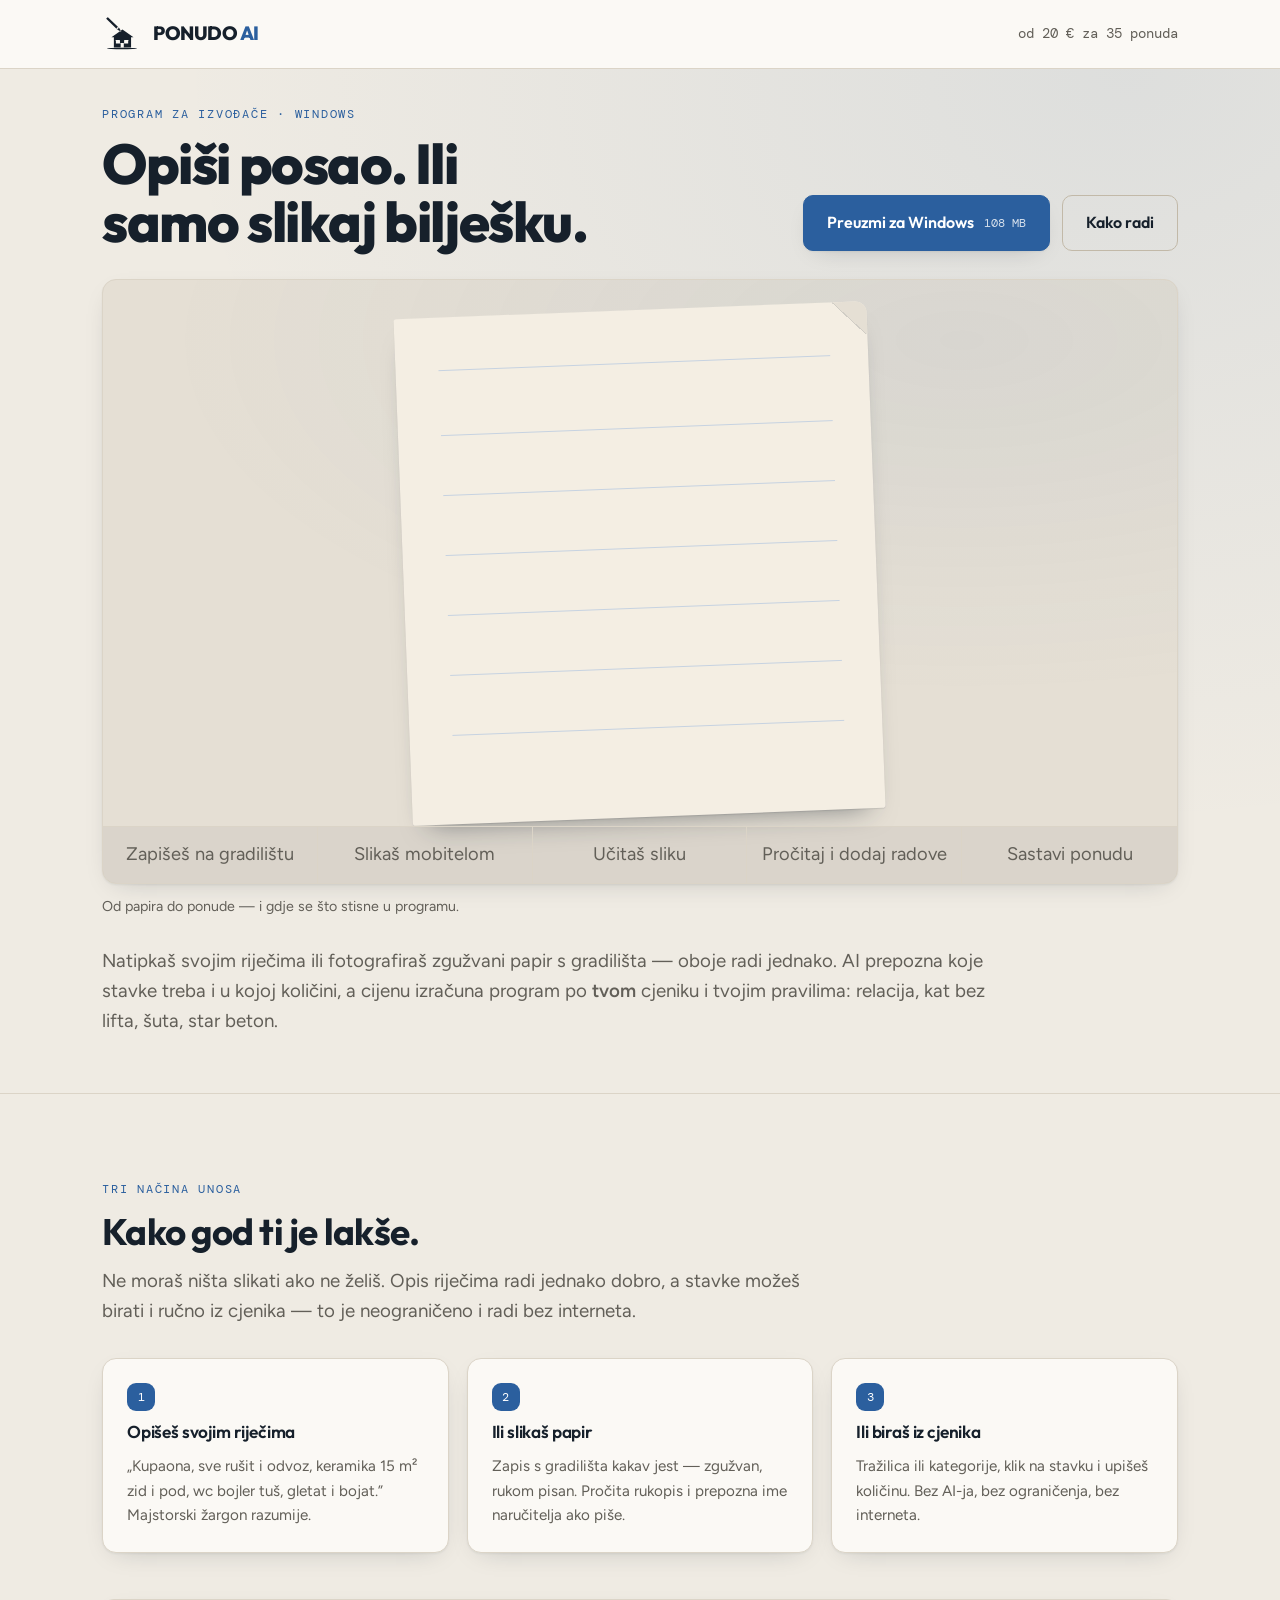
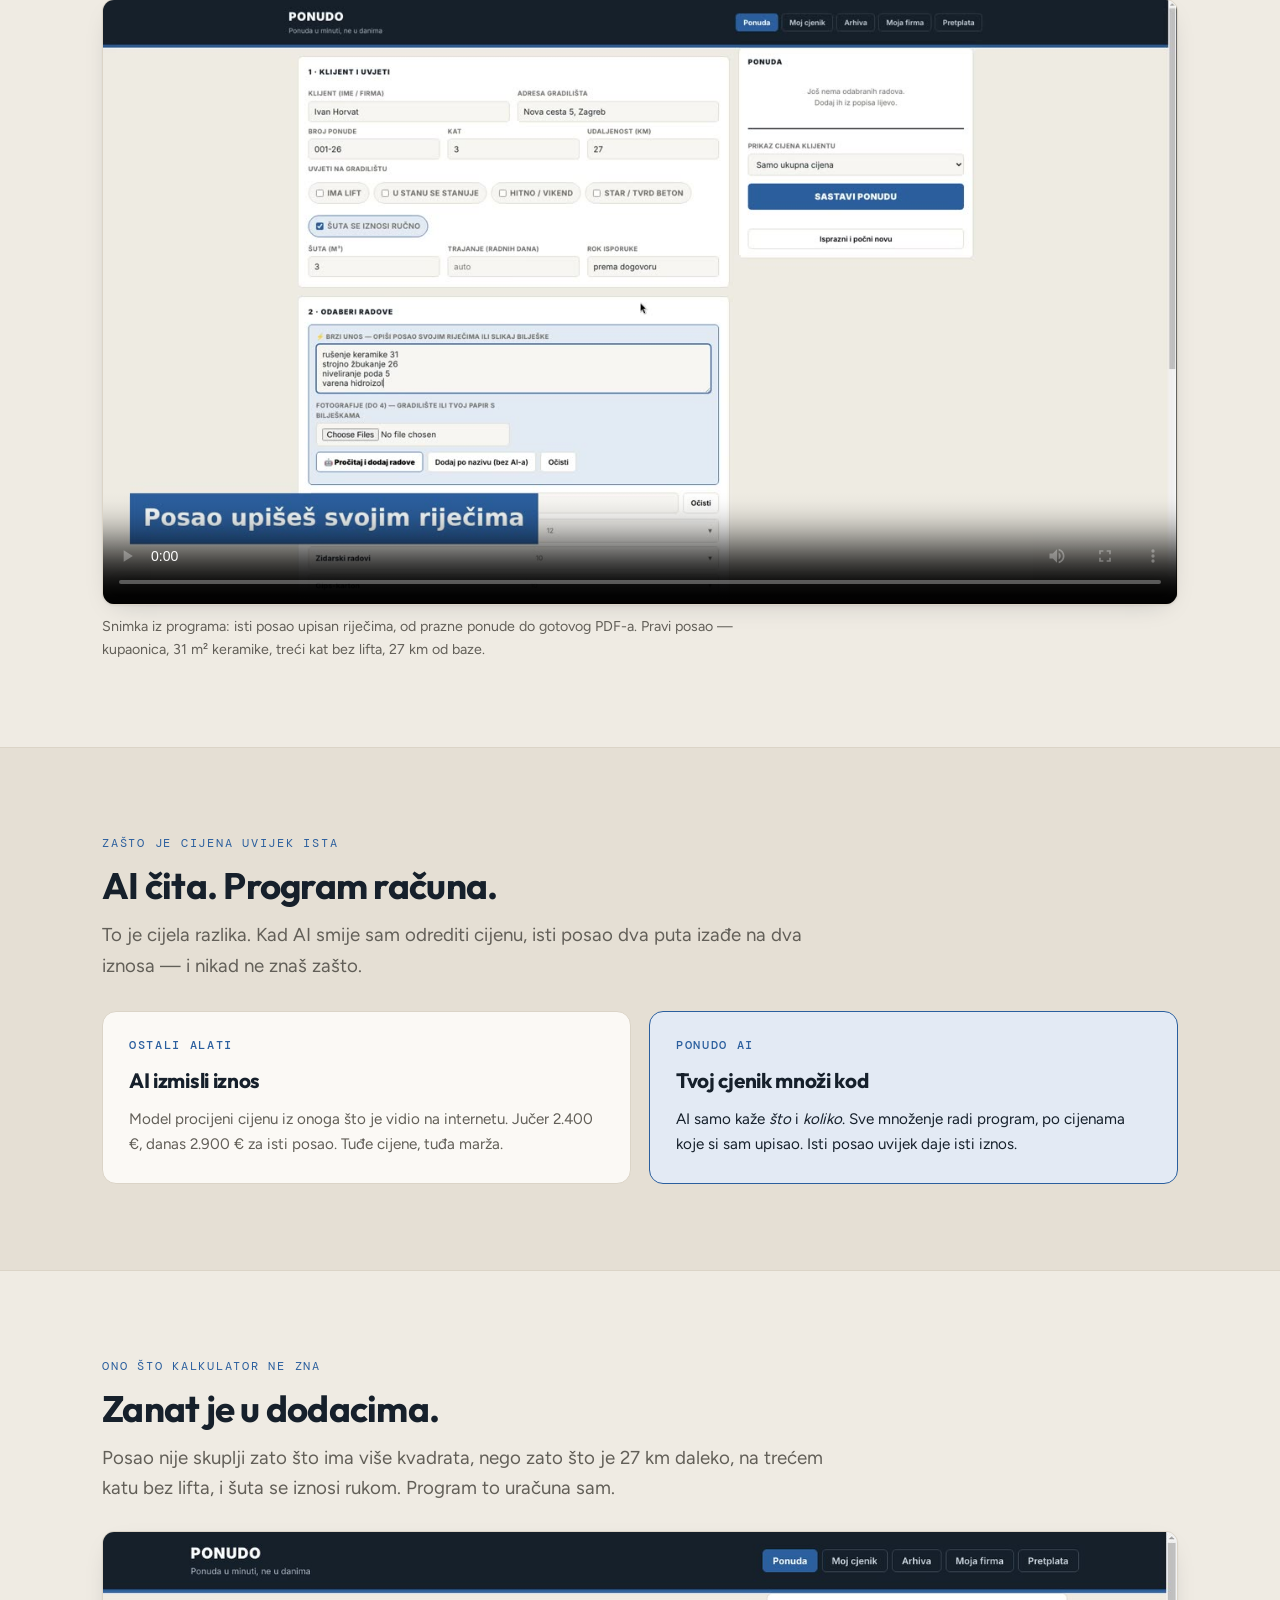
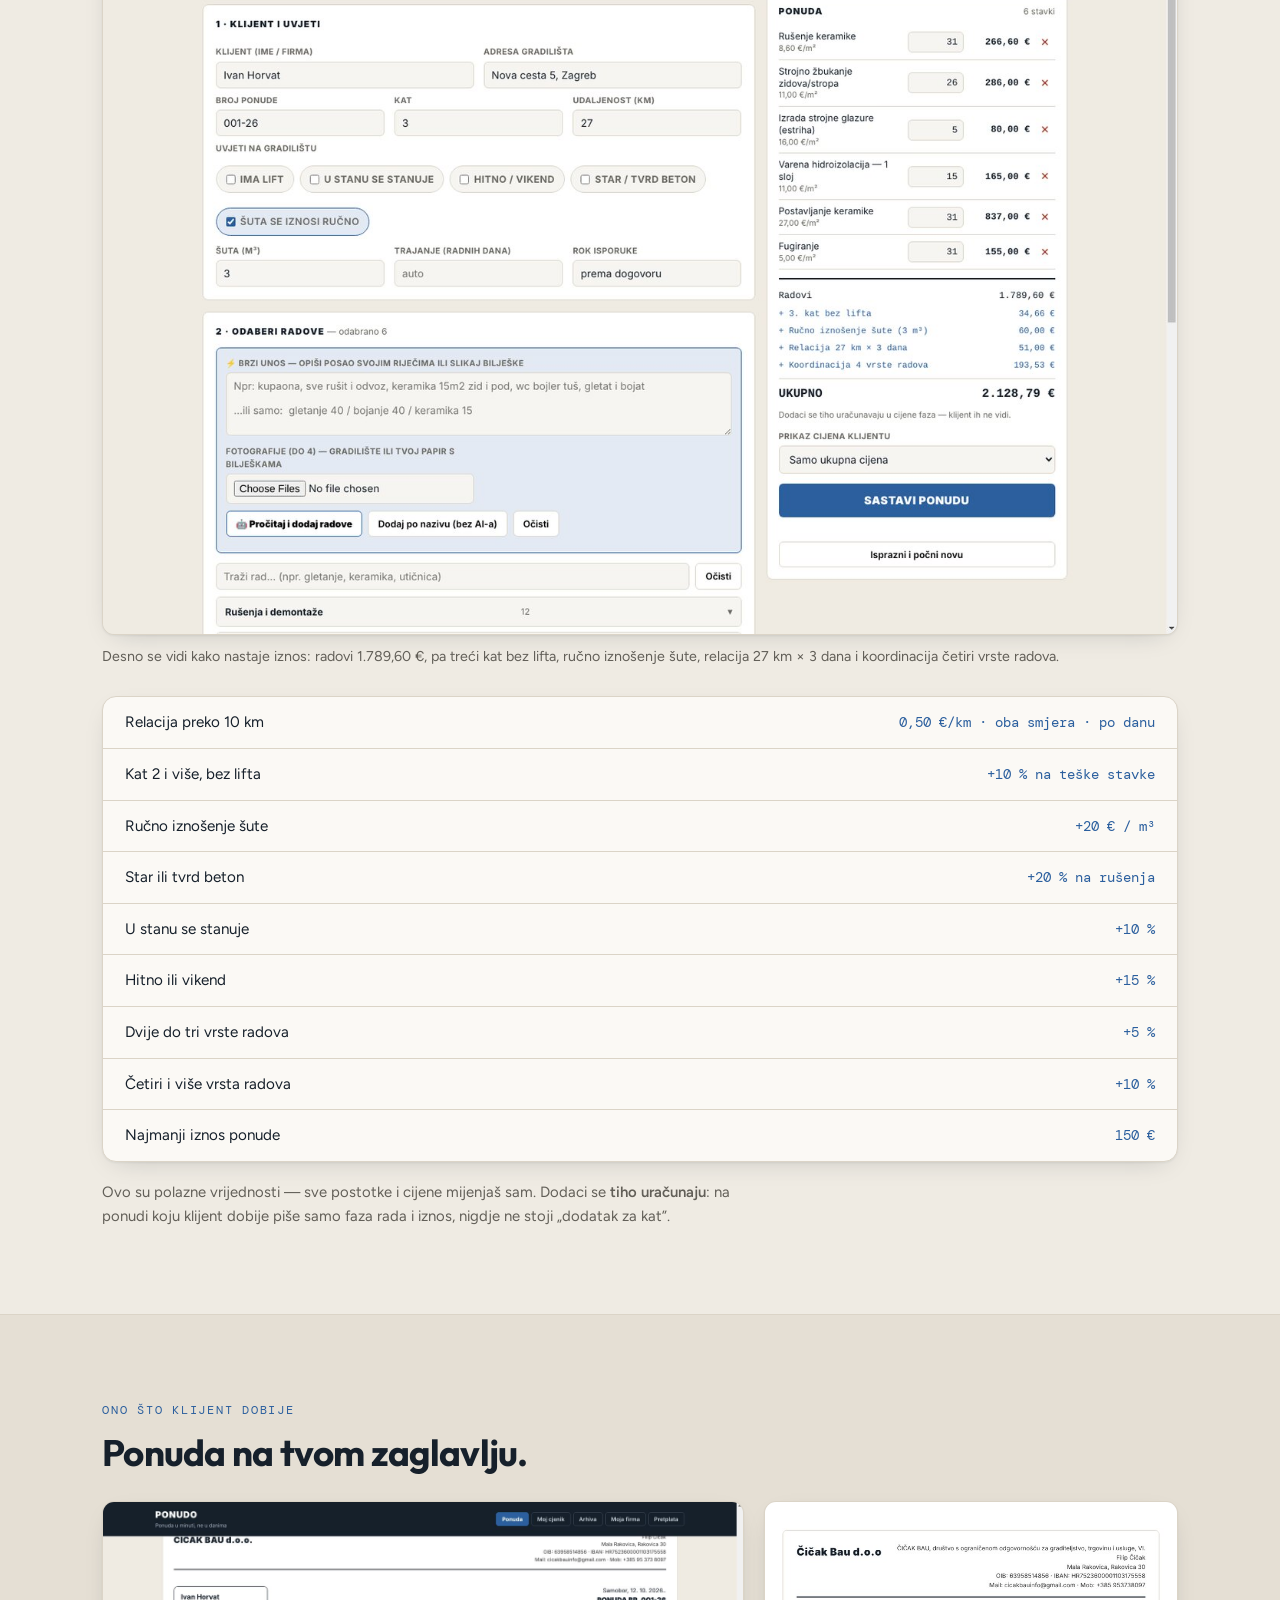
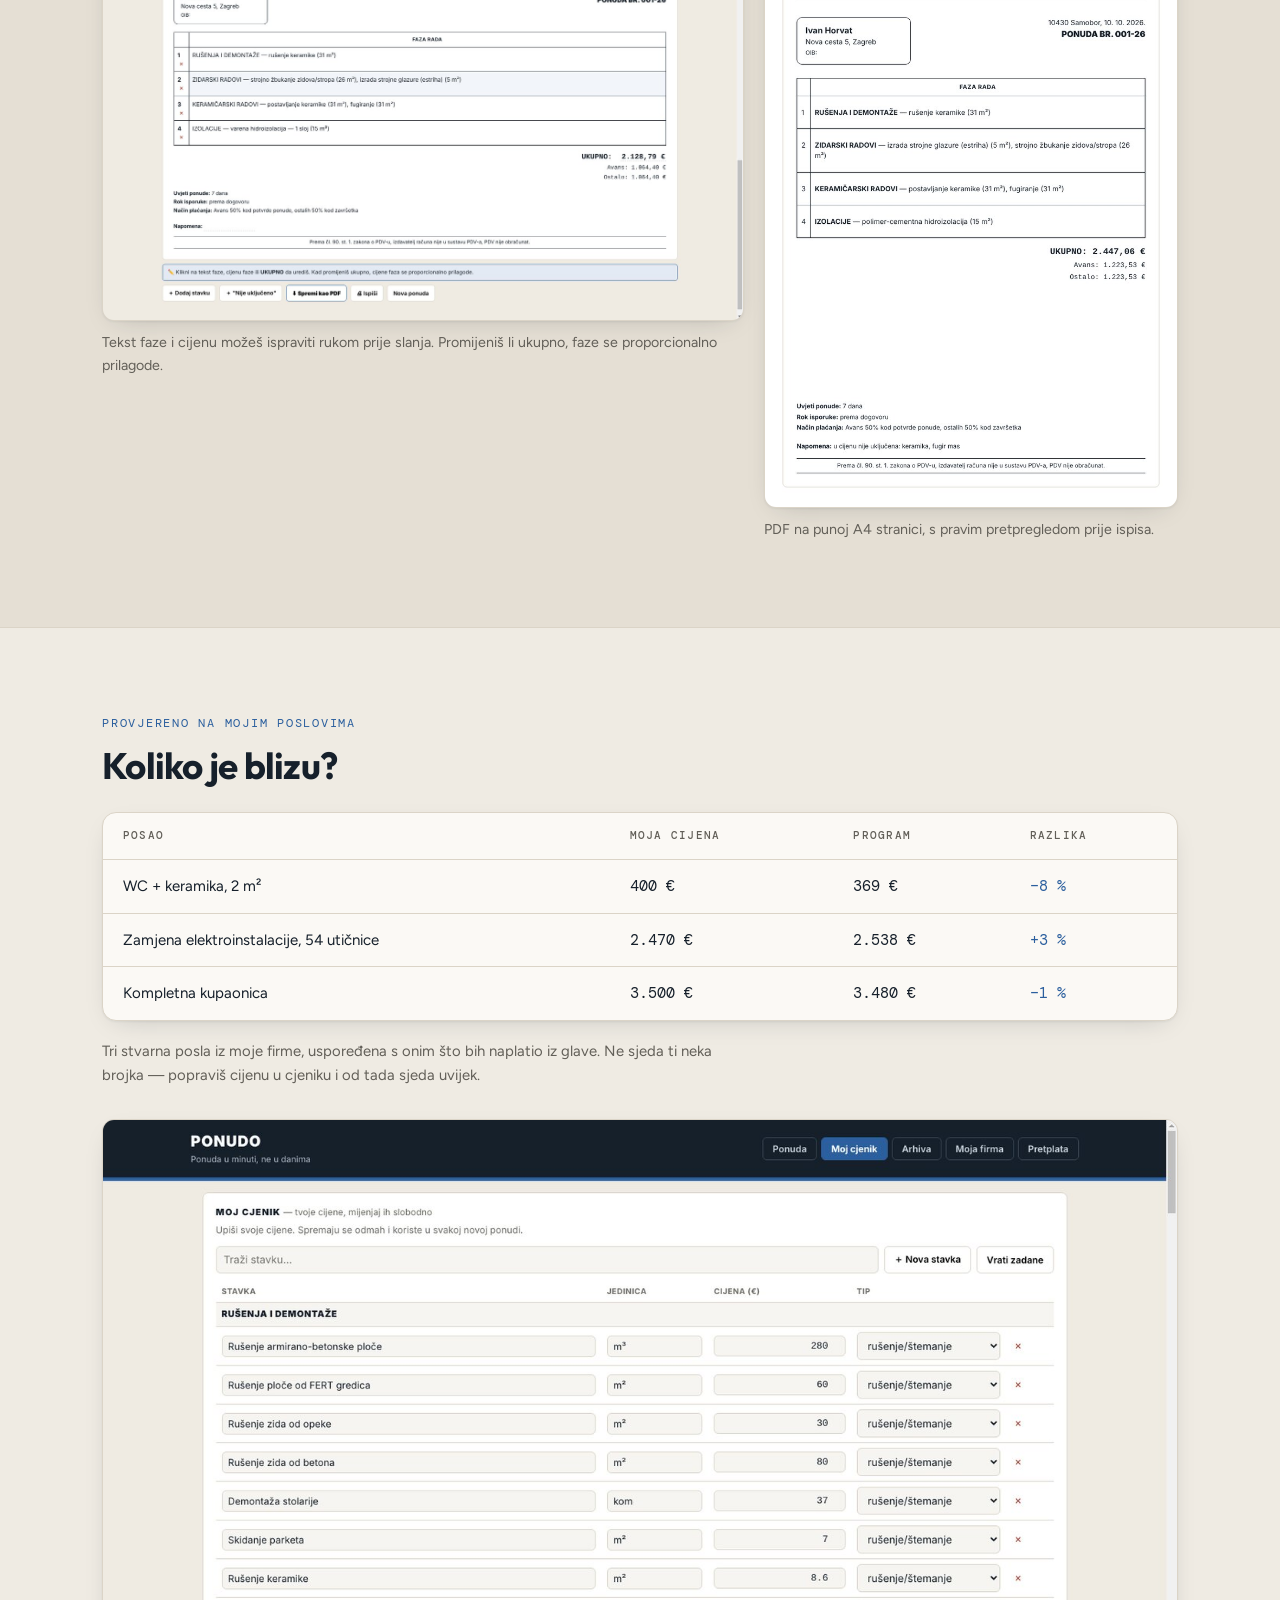
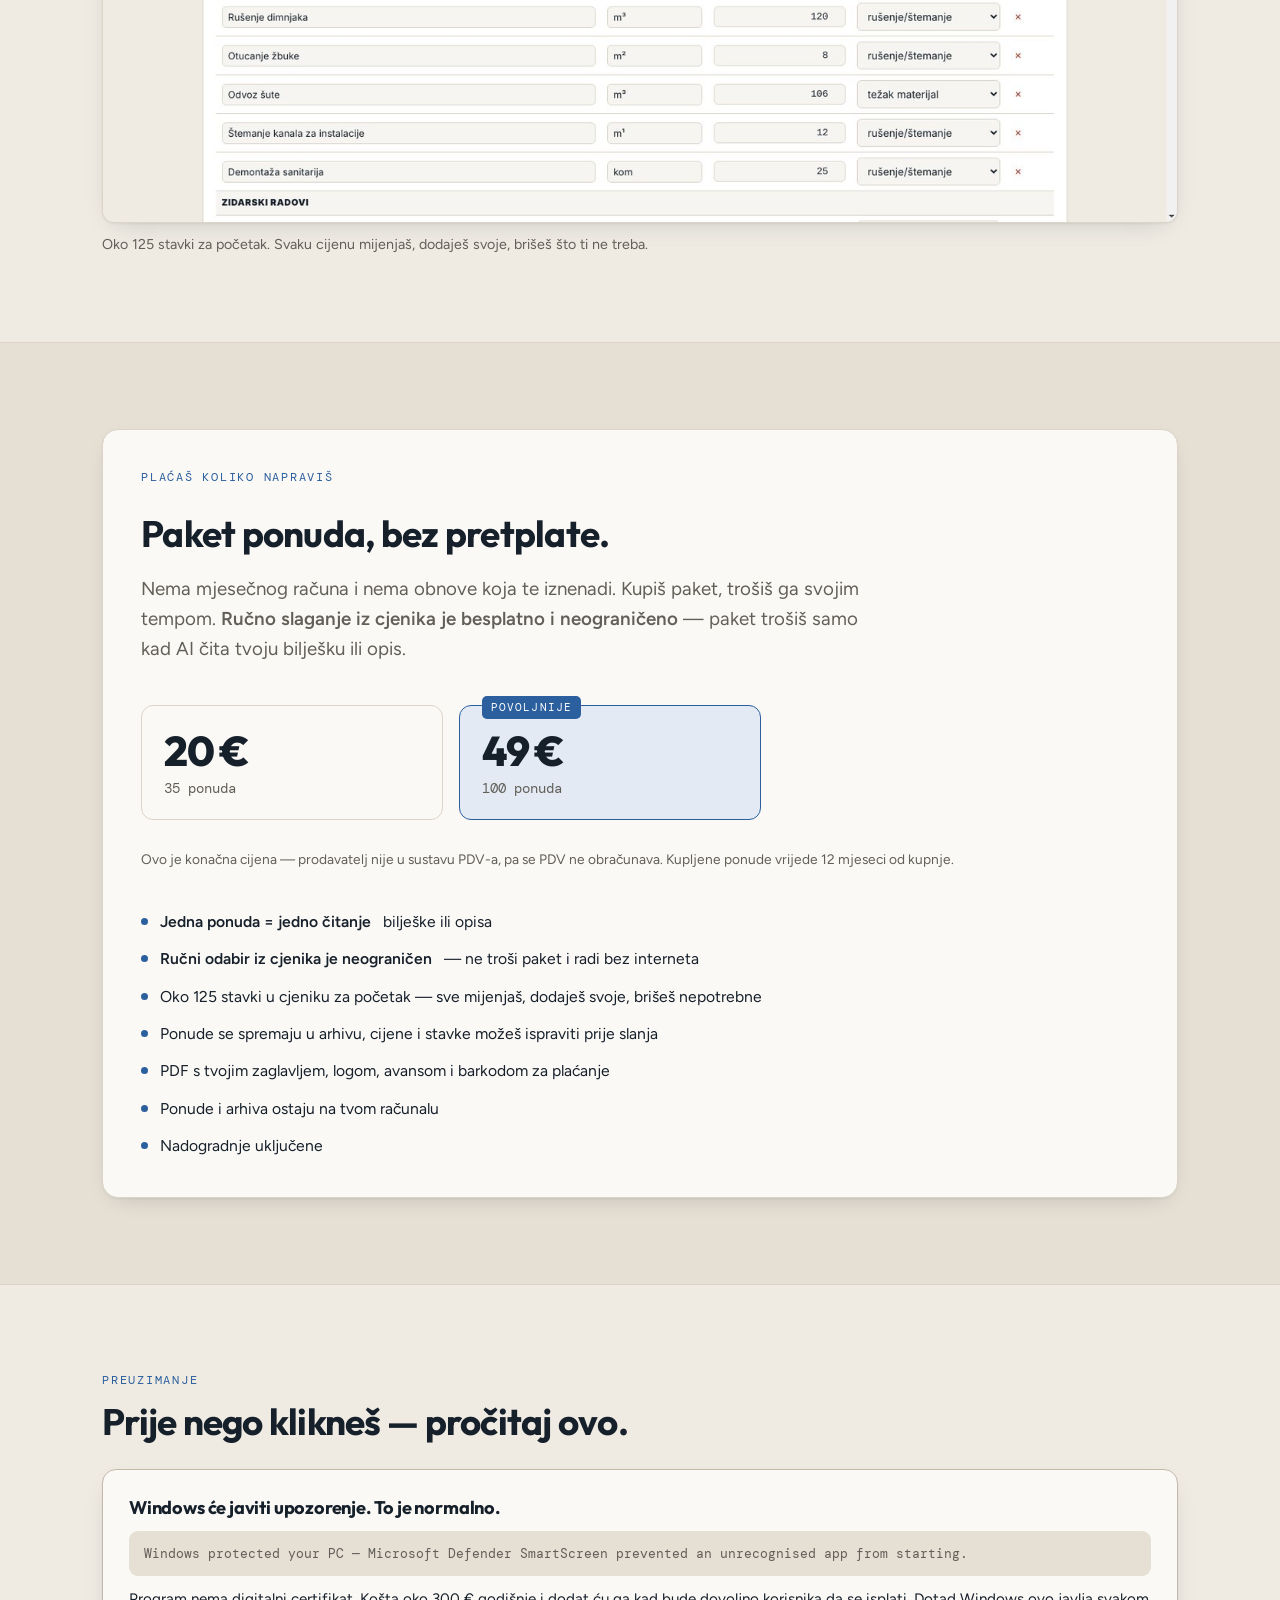
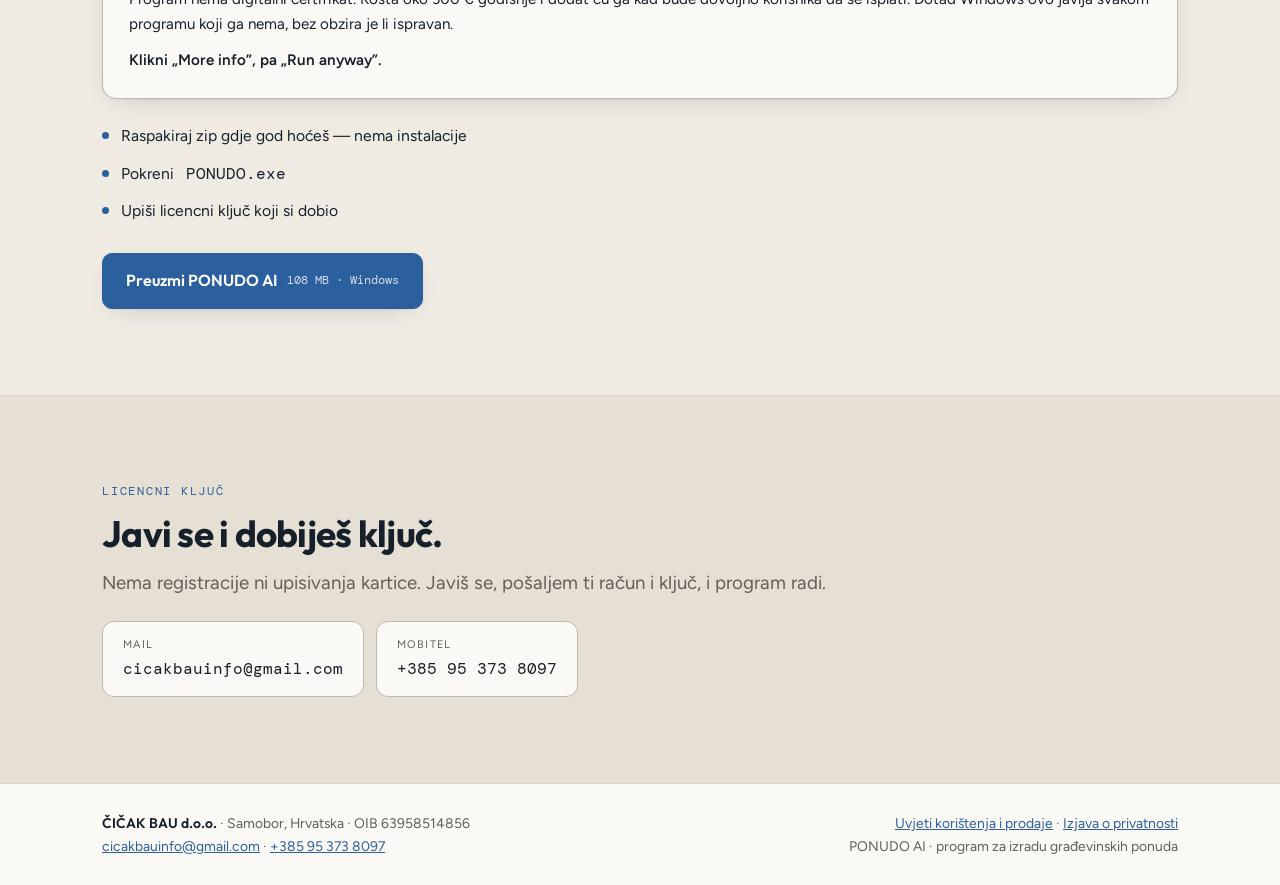
<file: index.html>
<!doctype html>
<html lang="hr">
<head>
<meta charset="utf-8">
<meta name="viewport" content="width=device-width, initial-scale=1, viewport-fit=cover">
<meta name="description" content="PONUDO AI — program za izradu građevinskih ponuda. Opišeš posao ili slikaš bilješku, a cijena se računa po tvom cjeniku. Za Windows. Paket od 35 ponuda — 20 €.">
<meta property="og:title" content="PONUDO AI">
<meta property="og:description" content="Opiši posao ili slikaj bilješku s gradilišta — ponuda je gotova. Program za izvođače, za Windows.">
<meta property="og:type" content="website">
<link rel="icon" href="znak.svg">
<link rel="stylesheet" href="animacija.css">
<title>PONUDO AI</title>

<style>
/* Fontovi se poslužuju s ove stranice — ništa se ne traži od Googlea ni bilo koga drugog. */
@font-face{font-family:'Figtree';font-style:normal;font-weight:400;font-display:swap;
src:url(figtree-latin-ext-400-normal.woff2) format('woff2');
unicode-range:U+0100-02BA,U+02BD-02C5,U+02C7-02CC,U+02CE-02D7,U+02DD-02FF,U+0304,U+0308,U+0329,U+1D00-1DBF,U+1E00-1E9F,U+1EF2-1EFF,U+2020,U+20A0-20AB,U+20AD-20C0,U+2113,U+2C60-2C7F,U+A720-A7FF}
@font-face{font-family:'Figtree';font-style:normal;font-weight:400;font-display:swap;
src:url(figtree-latin-400-normal.woff2) format('woff2');
unicode-range:U+0000-00FF,U+0131,U+0152-0153,U+02BB-02BC,U+02C6,U+02DA,U+02DC,U+0304,U+0308,U+0329,U+2000-206F,U+20AC,U+2122,U+2191,U+2193,U+2212,U+2215,U+FEFF,U+FFFD}
@font-face{font-family:'Figtree';font-style:normal;font-weight:500;font-display:swap;
src:url(figtree-latin-ext-500-normal.woff2) format('woff2');
unicode-range:U+0100-02BA,U+02BD-02C5,U+02C7-02CC,U+02CE-02D7,U+02DD-02FF,U+0304,U+0308,U+0329,U+1D00-1DBF,U+1E00-1E9F,U+1EF2-1EFF,U+2020,U+20A0-20AB,U+20AD-20C0,U+2113,U+2C60-2C7F,U+A720-A7FF}
@font-face{font-family:'Figtree';font-style:normal;font-weight:500;font-display:swap;
src:url(figtree-latin-500-normal.woff2) format('woff2');
unicode-range:U+0000-00FF,U+0131,U+0152-0153,U+02BB-02BC,U+02C6,U+02DA,U+02DC,U+0304,U+0308,U+0329,U+2000-206F,U+20AC,U+2122,U+2191,U+2193,U+2212,U+2215,U+FEFF,U+FFFD}
@font-face{font-family:'Figtree';font-style:normal;font-weight:600;font-display:swap;
src:url(figtree-latin-ext-600-normal.woff2) format('woff2');
unicode-range:U+0100-02BA,U+02BD-02C5,U+02C7-02CC,U+02CE-02D7,U+02DD-02FF,U+0304,U+0308,U+0329,U+1D00-1DBF,U+1E00-1E9F,U+1EF2-1EFF,U+2020,U+20A0-20AB,U+20AD-20C0,U+2113,U+2C60-2C7F,U+A720-A7FF}
@font-face{font-family:'Figtree';font-style:normal;font-weight:600;font-display:swap;
src:url(figtree-latin-600-normal.woff2) format('woff2');
unicode-range:U+0000-00FF,U+0131,U+0152-0153,U+02BB-02BC,U+02C6,U+02DA,U+02DC,U+0304,U+0308,U+0329,U+2000-206F,U+20AC,U+2122,U+2191,U+2193,U+2212,U+2215,U+FEFF,U+FFFD}
@font-face{font-family:'Outfit';font-style:normal;font-weight:600;font-display:swap;
src:url(outfit-latin-ext-600-normal.woff2) format('woff2');
unicode-range:U+0100-02BA,U+02BD-02C5,U+02C7-02CC,U+02CE-02D7,U+02DD-02FF,U+0304,U+0308,U+0329,U+1D00-1DBF,U+1E00-1E9F,U+1EF2-1EFF,U+2020,U+20A0-20AB,U+20AD-20C0,U+2113,U+2C60-2C7F,U+A720-A7FF}
@font-face{font-family:'Outfit';font-style:normal;font-weight:600;font-display:swap;
src:url(outfit-latin-600-normal.woff2) format('woff2');
unicode-range:U+0000-00FF,U+0131,U+0152-0153,U+02BB-02BC,U+02C6,U+02DA,U+02DC,U+0304,U+0308,U+0329,U+2000-206F,U+20AC,U+2122,U+2191,U+2193,U+2212,U+2215,U+FEFF,U+FFFD}
@font-face{font-family:'Outfit';font-style:normal;font-weight:700;font-display:swap;
src:url(outfit-latin-ext-700-normal.woff2) format('woff2');
unicode-range:U+0100-02BA,U+02BD-02C5,U+02C7-02CC,U+02CE-02D7,U+02DD-02FF,U+0304,U+0308,U+0329,U+1D00-1DBF,U+1E00-1E9F,U+1EF2-1EFF,U+2020,U+20A0-20AB,U+20AD-20C0,U+2113,U+2C60-2C7F,U+A720-A7FF}
@font-face{font-family:'Outfit';font-style:normal;font-weight:700;font-display:swap;
src:url(outfit-latin-700-normal.woff2) format('woff2');
unicode-range:U+0000-00FF,U+0131,U+0152-0153,U+02BB-02BC,U+02C6,U+02DA,U+02DC,U+0304,U+0308,U+0329,U+2000-206F,U+20AC,U+2122,U+2191,U+2193,U+2212,U+2215,U+FEFF,U+FFFD}
@font-face{font-family:'Outfit';font-style:normal;font-weight:800;font-display:swap;
src:url(outfit-latin-ext-800-normal.woff2) format('woff2');
unicode-range:U+0100-02BA,U+02BD-02C5,U+02C7-02CC,U+02CE-02D7,U+02DD-02FF,U+0304,U+0308,U+0329,U+1D00-1DBF,U+1E00-1E9F,U+1EF2-1EFF,U+2020,U+20A0-20AB,U+20AD-20C0,U+2113,U+2C60-2C7F,U+A720-A7FF}
@font-face{font-family:'Outfit';font-style:normal;font-weight:800;font-display:swap;
src:url(outfit-latin-800-normal.woff2) format('woff2');
unicode-range:U+0000-00FF,U+0131,U+0152-0153,U+02BB-02BC,U+02C6,U+02DA,U+02DC,U+0304,U+0308,U+0329,U+2000-206F,U+20AC,U+2122,U+2191,U+2193,U+2212,U+2215,U+FEFF,U+FFFD}
@font-face{font-family:'DM Mono';font-style:normal;font-weight:400;font-display:swap;
src:url(dm-mono-latin-ext-400-normal.woff2) format('woff2');
unicode-range:U+0100-02BA,U+02BD-02C5,U+02C7-02CC,U+02CE-02D7,U+02DD-02FF,U+0304,U+0308,U+0329,U+1D00-1DBF,U+1E00-1E9F,U+1EF2-1EFF,U+2020,U+20A0-20AB,U+20AD-20C0,U+2113,U+2C60-2C7F,U+A720-A7FF}
@font-face{font-family:'DM Mono';font-style:normal;font-weight:400;font-display:swap;
src:url(dm-mono-latin-400-normal.woff2) format('woff2');
unicode-range:U+0000-00FF,U+0131,U+0152-0153,U+02BB-02BC,U+02C6,U+02DA,U+02DC,U+0304,U+0308,U+0329,U+2000-206F,U+20AC,U+2122,U+2191,U+2193,U+2212,U+2215,U+FEFF,U+FFFD}
@font-face{font-family:'DM Mono';font-style:normal;font-weight:500;font-display:swap;
src:url(dm-mono-latin-ext-500-normal.woff2) format('woff2');
unicode-range:U+0100-02BA,U+02BD-02C5,U+02C7-02CC,U+02CE-02D7,U+02DD-02FF,U+0304,U+0308,U+0329,U+1D00-1DBF,U+1E00-1E9F,U+1EF2-1EFF,U+2020,U+20A0-20AB,U+20AD-20C0,U+2113,U+2C60-2C7F,U+A720-A7FF}
@font-face{font-family:'DM Mono';font-style:normal;font-weight:500;font-display:swap;
src:url(dm-mono-latin-500-normal.woff2) format('woff2');
unicode-range:U+0000-00FF,U+0131,U+0152-0153,U+02BB-02BC,U+02C6,U+02DA,U+02DC,U+0304,U+0308,U+0329,U+2000-206F,U+20AC,U+2122,U+2191,U+2193,U+2212,U+2215,U+FEFF,U+FFFD}

/* Layout: wide two-column opener on sand paper, then a single reading column.
   Sand ground, deep slate ink, one blue accent. No gold, no hairline boxes. */
:root{
  --bg:#EFEBE3; --surface:#FBF9F5; --surface-2:#E5DFD4;
  --fg:#16202B; --fg-muted:#625F58;
  --line:#DBD4C7; --line-strong:#C2B9A8;
  --accent:#2B5F9E; --accent-2:#1E4876; --accent-ink:#FFFFFF; --accent-soft:#E3EAF4;
  --wash:rgba(43,95,158,.09);
  --shadow:0 1px 2px rgba(22,32,43,.05), 0 8px 26px -14px rgba(22,32,43,.28);
  --ff-display:"Outfit","Segoe UI",Arial,sans-serif;
  --ff-body:"Figtree","Segoe UI",Roboto,Arial,sans-serif;
  --ff-mono:"DM Mono",ui-monospace,"Courier New",monospace;
}
@media (prefers-color-scheme:dark){
  :root:not([data-theme="light"]){
    --bg:#121820; --surface:#1A222C; --surface-2:#222B36;
    --fg:#ECE8E0; --fg-muted:#9BA1A9;
    --line:#2C3641; --line-strong:#3F4B58;
    --accent:#74A8E6; --accent-2:#A9CBF2; --accent-ink:#0F1720; --accent-soft:#1C2A3A;
    --wash:rgba(116,168,230,.10);
    --shadow:0 1px 2px rgba(0,0,0,.4), 0 10px 30px -16px rgba(0,0,0,.8);
    color-scheme:dark;
  }
}
:root[data-theme="dark"]{
  --bg:#121820; --surface:#1A222C; --surface-2:#222B36;
  --fg:#ECE8E0; --fg-muted:#9BA1A9;
  --line:#2C3641; --line-strong:#3F4B58;
  --accent:#74A8E6; --accent-2:#A9CBF2; --accent-ink:#0F1720; --accent-soft:#1C2A3A;
  --wash:rgba(116,168,230,.10);
  --shadow:0 1px 2px rgba(0,0,0,.4), 0 10px 30px -16px rgba(0,0,0,.8);
  color-scheme:dark;
}

*{box-sizing:border-box}
body{background:var(--bg);color:var(--fg);font-family:var(--ff-body);font-size:16.5px;line-height:1.62;-webkit-font-smoothing:antialiased}
.wrap{max-width:1120px;margin:0 auto;padding-inline:22px}
section{padding-block:clamp(46px,7vw,86px)}
h1,h2,h3{font-family:var(--ff-display);text-wrap:balance;margin:0}
h1{font-weight:800;font-size:clamp(2.1rem,5vw,3.5rem);line-height:1.04;letter-spacing:-.025em}
h2{font-weight:700;font-size:clamp(1.55rem,3.2vw,2.3rem);line-height:1.12;letter-spacing:-.02em}
h3{font-weight:600;font-size:1.08rem;line-height:1.32;letter-spacing:-.01em}
p{margin:0}
.lead{font-size:clamp(1.02rem,1.6vw,1.17rem);color:var(--fg-muted);max-width:62ch;margin:0}
.eyebrow{font-family:var(--ff-mono);font-size:.73rem;letter-spacing:.15em;text-transform:uppercase;color:var(--accent)}
.num{font-family:var(--ff-mono);font-variant-numeric:tabular-nums}

/* header */
.topbar{background:var(--surface);border-bottom:1px solid var(--line)}
.topbar .wrap{display:flex;align-items:center;justify-content:space-between;gap:16px;padding-block:14px;flex-wrap:wrap}
.brand{display:flex;align-items:center;gap:11px}
.brand svg{width:40px;height:40px;flex:none;color:var(--fg)}
.brand b{font-family:var(--ff-display);font-weight:800;font-size:1.2rem;letter-spacing:-.025em}
.brand b i{color:var(--accent);font-style:normal}
.topbar .price{font-family:var(--ff-mono);font-size:.85rem;color:var(--fg-muted)}

/* hero */
.hero{background:radial-gradient(120% 120% at 88% 0%, var(--wash) 0%, transparent 62%),var(--bg);border-bottom:1px solid var(--line)}
.hero .wrap{display:grid;gap:clamp(18px,2.4vw,28px);padding-block:clamp(22px,3vw,36px) clamp(32px,4.5vw,56px)}
.hero-uvod{display:grid;grid-template-columns:minmax(0,1fr) auto;gap:clamp(18px,3vw,40px);align-items:end}
.hero-uvod .eyebrow{margin-bottom:11px}
.hero-uvod h1{max-width:21ch;text-wrap:balance}
.scena{margin:0}
.hero-lead{max-width:76ch}
.snimka{margin:clamp(30px,4vw,46px) 0 0}
.snimka figcaption{max-width:72ch}

.hero h1{max-width:15ch}
.cta-row{display:flex;flex-wrap:wrap;gap:12px;align-items:center}
.btn{display:inline-flex;align-items:center;gap:10px;font-family:var(--ff-display);font-weight:600;font-size:1rem;padding:14px 23px;border-radius:10px;text-decoration:none;border:1.5px solid transparent}
.btn-main{background:var(--accent);color:var(--accent-ink);border-color:var(--accent);box-shadow:var(--shadow)}
.btn-main:hover{background:var(--accent-2);border-color:var(--accent-2)}
.btn-main .sz{font-family:var(--ff-mono);font-size:.76rem;font-weight:400;opacity:.8}
.btn-ghost{color:var(--fg);border-color:var(--line-strong);background:transparent}
.btn-ghost:hover{border-color:var(--accent);color:var(--accent)}
a:focus-visible,.btn:focus-visible{outline:2.5px solid var(--accent);outline-offset:3px}

/* media */
figure{margin:0;min-width:0}
video,.shot{width:100%;display:block;border-radius:12px;border:1px solid var(--line);background:var(--surface-2);box-shadow:var(--shadow)}
figcaption{margin-top:10px;font-size:.89rem;color:var(--fg-muted)}

/* cards */
.steps{display:grid;gap:18px;grid-template-columns:repeat(3,1fr);margin-top:32px}
.card{background:var(--surface);border:1px solid var(--line);border-radius:14px;padding:24px;display:grid;gap:10px;align-content:start;min-width:0;box-shadow:var(--shadow)}
.card .n{font-family:var(--ff-mono);font-size:.76rem;color:var(--accent-ink);background:var(--accent);width:28px;height:28px;border-radius:9px;display:grid;place-items:center}
.card p{font-size:.95rem;color:var(--fg-muted)}

.split{display:grid;gap:18px;grid-template-columns:1fr 1fr;margin-top:30px}
.half{border-radius:14px;padding:26px;display:grid;gap:10px;align-content:start;min-width:0}
.half.a{background:var(--surface);border:1px solid var(--line)}
.half.b{background:var(--accent-soft);border:1.5px solid var(--accent)}
.half h3{font-family:var(--ff-mono);font-size:.74rem;font-weight:500;letter-spacing:.14em;text-transform:uppercase;color:var(--accent)}
.half strong{font-family:var(--ff-display);font-weight:700;font-size:1.3rem;display:block;letter-spacing:-.015em}
.half p{font-size:.95rem;color:var(--fg-muted)}
.half.b p{color:var(--fg)}

/* sheet */
.sheet{margin-top:28px;border:1px solid var(--line);border-radius:14px;background:var(--surface);overflow:hidden;box-shadow:var(--shadow)}
.sheet .row{display:flex;justify-content:space-between;align-items:baseline;gap:18px;padding:13px 22px;border-bottom:1px solid var(--line)}
.sheet .row:last-child{border-bottom:0}
.sheet .row span:first-child{font-size:.95rem;min-width:0}
.sheet .row .v{font-family:var(--ff-mono);font-size:.89rem;font-variant-numeric:tabular-nums;color:var(--accent);white-space:nowrap}
.note{margin-top:18px;font-size:.93rem;color:var(--fg-muted);max-width:64ch}

/* table */
.tablewrap{margin-top:26px;overflow-x:auto;border:1px solid var(--line);border-radius:14px;background:var(--surface);box-shadow:var(--shadow)}
table{border-collapse:collapse;width:100%;min-width:470px}
th,td{padding:14px 20px;text-align:left;border-bottom:1px solid var(--line);font-size:.94rem}
thead th{font-family:var(--ff-mono);font-size:.71rem;font-weight:500;letter-spacing:.11em;text-transform:uppercase;color:var(--fg-muted)}
tbody tr:last-child td{border-bottom:0}
td.n{font-family:var(--ff-mono);font-variant-numeric:tabular-nums;white-space:nowrap}
td.d{font-family:var(--ff-mono);font-variant-numeric:tabular-nums;color:var(--accent);white-space:nowrap}

.ticks{display:grid;gap:12px;margin:24px 0 0;padding:0;list-style:none}
.ticks li{display:flex;gap:12px;align-items:baseline;font-size:.98rem}
.ticks li::before{content:"";width:7px;height:7px;border-radius:50%;background:var(--accent);flex:none;transform:translateY(-2px)}

.warn{margin-top:26px;border:1.5px solid var(--line-strong);border-radius:14px;background:var(--surface);padding:26px;display:grid;gap:11px;box-shadow:var(--shadow)}
.warn h3{font-family:var(--ff-display);font-weight:700;font-size:1.14rem}
.warn p{font-size:.95rem}
.warn .screen{font-family:var(--ff-mono);font-size:.83rem;background:var(--surface-2);border-radius:9px;padding:12px 15px;color:var(--fg-muted)}

.buy{border:1px solid var(--line);border-radius:16px;background:var(--surface);padding:clamp(26px,4vw,38px);display:grid;gap:14px;box-shadow:var(--shadow)}
.bigprice{font-family:var(--ff-display);font-weight:800;font-size:clamp(2.3rem,6vw,3.2rem);line-height:1;letter-spacing:-.03em}
.bigprice small{font-family:var(--ff-mono);font-size:.88rem;font-weight:400;color:var(--fg-muted);letter-spacing:0;display:block;margin-top:10px}
.paketi{display:grid;grid-template-columns:repeat(auto-fit,minmax(220px,1fr));gap:16px;max-width:620px}
.paket{background:var(--surface);border:1px solid var(--line);border-radius:12px;padding:24px 22px;position:relative}
.paket.istaknut{border-color:var(--accent);background:var(--accent-soft)}
.paket .oznaka{position:absolute;top:-10px;left:22px;background:var(--accent);color:var(--accent-ink);
  font-family:var(--ff-mono);font-size:.68rem;letter-spacing:.1em;text-transform:uppercase;padding:3px 9px;border-radius:5px}
.paket .bigprice{font-size:clamp(2rem,4.5vw,2.6rem)}
.sitno{font-size:.86rem;color:var(--fg-muted);margin:14px 0 0}
.kontakt{display:flex;flex-wrap:wrap;gap:12px;margin-top:22px}
.kontakt a{display:grid;gap:3px;font-family:var(--ff-mono);font-size:1rem;background:var(--surface);border:1px solid var(--line-strong);border-radius:12px;padding:14px 20px;color:var(--fg);text-decoration:none}
.kontakt a:hover{border-color:var(--accent);color:var(--accent)}
.kontakt a span{font-family:var(--ff-body);font-size:.68rem;letter-spacing:.13em;text-transform:uppercase;color:var(--fg-muted)}

.par{display:grid;gap:20px;grid-template-columns:1.55fr 1fr;margin-top:28px;align-items:start}

footer{border-top:1px solid var(--line);background:var(--surface)}
footer .wrap{display:flex;justify-content:space-between;gap:16px;flex-wrap:wrap;padding-block:28px}
footer p{font-size:.87rem;color:var(--fg-muted);margin:0}
footer a{color:var(--accent)}
footer .pravno{text-align:right}
@media (max-width:640px){footer .pravno{text-align:left}}
footer b{font-family:var(--ff-display);font-weight:600;color:var(--fg)}

@media (max-width:820px){ .hero-uvod{grid-template-columns:1fr;align-items:start} .hero-uvod h1{max-width:none} }
@media (max-width:760px){ .steps,.split,.par{grid-template-columns:1fr} }
@media (prefers-reduced-motion:reduce){*{transition:none!important;animation:none!important}}
</style>
<style>
 html{-webkit-text-size-adjust:100%}
 body{margin:0}
 img{max-width:100%}
</style>
</head>
<body>


<header class="topbar">
  <div class="wrap">
    <div class="brand">
      <svg viewBox="0 0 1024 1024" aria-hidden="true">
        <g fill="currentColor">
          <ellipse cx="512" cy="884" rx="386" ry="19"/>
          <path d="M524 398 L806 598 L744 598 L744 856 L304 856 L304 598 L242 598 Z"/>
          <rect x="356" y="664" width="104" height="92" rx="6" fill="var(--surface)"/>
          <rect x="566" y="664" width="104" height="92" rx="6" fill="var(--surface)"/>
          <rect x="478" y="742" width="80" height="114" rx="5" fill="var(--surface)"/>
          <g transform="rotate(44 330 300)">
            <rect x="44" y="266" width="392" height="62" rx="14"/>
            <rect x="406" y="266" width="34" height="62" fill="var(--surface)"/>
            <path d="M440 266 L452 266 L556 297 L452 328 L440 328 Z"/>
            <path d="M520 285 L556 297 L520 309 Z" fill="var(--surface)"/>
          </g>
        </g>
      </svg>
      <b>PONUDO<i> AI</i></b>
    </div>
    <p class="price">od 20 € za 35 ponuda</p>
  </div>
</header>

<div class="hero">
  <div class="wrap">

    <div class="hero-uvod">
      <div>
        <p class="eyebrow">Program za izvođače · Windows</p>
        <h1>Opiši posao. Ili samo slikaj bilješku.</h1>
      </div>
      <div class="cta-row">
        <a class="btn btn-main" href="https://github.com/FORPEND/ponudo/releases/latest/download/PONUDO-win.zip">Preuzmi za Windows <span class="sz">108 MB</span></a>
        <a class="btn btn-ghost" href="#kako">Kako radi</a>
      </div>
    </div>

    <figure class="scena">
      <div class="prica" role="img" aria-label="Bilješka s gradilišta se fotografira mobitelom, slika se učita u program, pritisne se Pročitaj i dodaj radove, pa Sastavi ponudu — i ponuda je gotova.">
        <div class="papir">
          <div class="rukopis">
            <span>Horvat – Nova cesta 5</span>
            <span>kupaona</span>
            <span>rušit sve + odvoz</span>
            <span>keramika 15 zid i pod</span>
            <span>wc, bojler, tuš</span>
            <span>gletat i bojat 40</span>
            <span class="mali">3. kat, nema lifta</span>
          </div>
        </div>

        <div class="mobitel">
          <div class="traziloK gl"></div><div class="traziloK gd"></div>
          <div class="traziloK dl"></div><div class="traziloK dd"></div>
        </div>

        <div class="foto"><b>Horvat – Nova cesta 5
kupaona
rušit sve + odvoz
keramika 15 zid i pod
wc, bojler, tuš
gletat i bojat 40
3. kat, nema lifta</b></div>

        <div class="program">
          <div class="vrh"><i></i><i></i><i></i><span>PONUDO</span></div>
          <div class="stupci">

            <div class="unos">
              <div class="nat">Brzi unos — opiši posao ili slikaj bilješke</div>
              <div class="polje">Npr: kupaona, sve rušit i odvoz, keramika 15 zid i pod…</div>
              <div class="slicice">
                <div class="okvir"><div class="slicica"><b>Horvat – Nova cesta 5
kupaona
rušit sve + odvoz
keramika 15 zid i pod
wc, bojler, tuš
gletat i bojat 40
3. kat, nema lifta</b></div></div>
                <span class="uz">1 fotografija · do 4</span>
              </div>
              <div class="gumb gumbAI">Pročitaj i dodaj radove</div>
              <div class="citam">Čitam bilješku…</div>
            </div>

            <div class="panel">
              <div class="nat">PONUDA</div>
              <div class="prazno">Još nema odabranih radova.</div>
              <div class="popis">
                <div class="redak">Rušenje keramike <em>15 m²</em></div>
                <div class="redak">Odvoz šute <em>1 kom</em></div>
                <div class="redak">Keramika, zid i pod <em>15 m²</em></div>
                <div class="redak">WC, bojler, tuš <em>3 kom</em></div>
                <div class="redak">Gletanje i bojanje <em>40 m²</em></div>
              </div>
              <div class="pravilo">3. kat bez lifta · dodatak uračunat</div>
              <div class="dno">
                <div class="gumbSastavi">Sastavi ponudu</div>
                <div class="zbroj"><b>Ukupno</b><strong>3.480,00 €</strong></div>
              </div>
            </div>

          </div>
        </div>

        <div class="misa"><svg viewBox="0 0 24 24" fill="none"><path d="M5 2.5 19.5 11.2l-6.3 1.1-2.7 6.2z" fill="#fff" stroke="#16202B" stroke-width="1.6" stroke-linejoin="round"/></svg></div>
        <div class="bljesak"></div>

        <div class="koraci">
          <div>Zapišeš na gradilištu</div>
          <div>Slikaš mobitelom</div>
          <div>Učitaš sliku</div>
          <div>Pročitaj i dodaj radove</div>
          <div>Sastavi ponudu</div>
        </div></div>
      <figcaption>Od papira do ponude — i gdje se što stisne u programu.</figcaption>
    </figure>

    <p class="lead hero-lead">Natipkaš svojim riječima ili fotografiraš zgužvani papir s gradilišta — oboje radi jednako. AI prepozna koje stavke treba i u kojoj količini, a cijenu izračuna program po <strong>tvom</strong> cjeniku i tvojim pravilima: relacija, kat bez lifta, šuta, star beton.</p>

  </div>
</div>

<section id="kako">
  <div class="wrap">
    <p class="eyebrow">Tri načina unosa</p>
    <h2 style="margin-top:12px">Kako god ti je lakše.</h2>
    <p class="lead" style="margin-top:14px">Ne moraš ništa slikati ako ne želiš. Opis riječima radi jednako dobro, a stavke možeš birati i ručno iz cjenika — to je neograničeno i radi bez interneta.</p>

    <div class="steps">
      <div class="card">
        <div class="n">1</div>
        <h3>Opišeš svojim riječima</h3>
        <p>„Kupaona, sve rušit i odvoz, keramika 15 m² zid i pod, wc bojler tuš, gletat i bojat.” Majstorski žargon razumije.</p>
      </div>
      <div class="card">
        <div class="n">2</div>
        <h3>Ili slikaš papir</h3>
        <p>Zapis s gradilišta kakav jest — zgužvan, rukom pisan. Pročita rukopis i prepozna ime naručitelja ako piše.</p>
      </div>
      <div class="card">
        <div class="n">3</div>
        <h3>Ili biraš iz cjenika</h3>
        <p>Tražilica ili kategorije, klik na stavku i upišeš količinu. Bez AI-ja, bez ograničenja, bez interneta.</p>
      </div>
    </div>

    <figure class="snimka">
      <video src="promo.mp4" poster="poster.jpg" controls playsinline preload="metadata"></video>
      <figcaption>Snimka iz programa: isti posao upisan riječima, od prazne ponude do gotovog PDF-a. Pravi posao — kupaonica, 31 m² keramike, treći kat bez lifta, 27 km od baze.</figcaption>
    </figure>
  </div>
</section>

<section style="background:var(--surface-2);border-block:1px solid var(--line)">
  <div class="wrap">
    <p class="eyebrow">Zašto je cijena uvijek ista</p>
    <h2 style="margin-top:12px">AI čita. Program računa.</h2>
    <p class="lead" style="margin-top:14px">To je cijela razlika. Kad AI smije sam odrediti cijenu, isti posao dva puta izađe na dva iznosa — i nikad ne znaš zašto.</p>
    <div class="split">
      <div class="half a">
        <h3>Ostali alati</h3>
        <strong>AI izmisli iznos</strong>
        <p>Model procijeni cijenu iz onoga što je vidio na internetu. Jučer 2.400 €, danas 2.900 € za isti posao. Tuđe cijene, tuđa marža.</p>
      </div>
      <div class="half b">
        <h3>PONUDO AI</h3>
        <strong>Tvoj cjenik množi kod</strong>
        <p>AI samo kaže <em>što</em> i <em>koliko</em>. Sve množenje radi program, po cijenama koje si sam upisao. Isti posao uvijek daje isti iznos.</p>
      </div>
    </div>
  </div>
</section>

<section>
  <div class="wrap">
    <p class="eyebrow">Ono što kalkulator ne zna</p>
    <h2 style="margin-top:12px">Zanat je u dodacima.</h2>
    <p class="lead" style="margin-top:14px">Posao nije skuplji zato što ima više kvadrata, nego zato što je 27 km daleko, na trećem katu bez lifta, i šuta se iznosi rukom. Program to uračuna sam.</p>

    <figure style="margin-top:28px">
      <img class="shot" src="1-unos.jpg" alt="Ekran programa: unesene stavke kupaonice, desno razrada iznosa s dodacima za kat, šutu, relaciju i koordinaciju više vrsta radova" loading="lazy">
      <figcaption>Desno se vidi kako nastaje iznos: radovi 1.789,60 €, pa treći kat bez lifta, ručno iznošenje šute, relacija 27 km × 3 dana i koordinacija četiri vrste radova.</figcaption>
    </figure>

    <div class="sheet">
      <div class="row"><span>Relacija preko 10 km</span><span class="v">0,50 €/km · oba smjera · po danu</span></div>
      <div class="row"><span>Kat 2 i više, bez lifta</span><span class="v">+10 % na teške stavke</span></div>
      <div class="row"><span>Ručno iznošenje šute</span><span class="v">+20 € / m³</span></div>
      <div class="row"><span>Star ili tvrd beton</span><span class="v">+20 % na rušenja</span></div>
      <div class="row"><span>U stanu se stanuje</span><span class="v">+10 %</span></div>
      <div class="row"><span>Hitno ili vikend</span><span class="v">+15 %</span></div>
      <div class="row"><span>Dvije do tri vrste radova</span><span class="v">+5 %</span></div>
      <div class="row"><span>Četiri i više vrsta radova</span><span class="v">+10 %</span></div>
      <div class="row"><span>Najmanji iznos ponude</span><span class="v">150 €</span></div>
    </div>
    <p class="note">Ovo su polazne vrijednosti — sve postotke i cijene mijenjaš sam. Dodaci se <strong>tiho uračunaju</strong>: na ponudi koju klijent dobije piše samo faza rada i iznos, nigdje ne stoji „dodatak za kat”.</p>
  </div>
</section>

<section style="background:var(--surface-2);border-block:1px solid var(--line)">
  <div class="wrap">
    <p class="eyebrow">Ono što klijent dobije</p>
    <h2 style="margin-top:12px">Ponuda na tvom zaglavlju.</h2>
    <div class="par">
      <figure>
        <img class="shot" src="2-ponuda.jpg" alt="Gotova ponuda u programu, s podacima firme, klijentom i fazama rada" loading="lazy">
        <figcaption>Tekst faze i cijenu možeš ispraviti rukom prije slanja. Promijeniš li ukupno, faze se proporcionalno prilagode.</figcaption>
      </figure>
      <figure>
        <img class="shot" src="4-pdf.jpg" alt="Ista ponuda kao PDF na punoj A4 stranici" loading="lazy">
        <figcaption>PDF na punoj A4 stranici, s pravim pretpregledom prije ispisa.</figcaption>
      </figure>
    </div>
  </div>
</section>

<section>
  <div class="wrap">
    <p class="eyebrow">Provjereno na mojim poslovima</p>
    <h2 style="margin-top:12px">Koliko je blizu?</h2>
    <div class="tablewrap">
      <table>
        <thead><tr><th>Posao</th><th>Moja cijena</th><th>Program</th><th>Razlika</th></tr></thead>
        <tbody>
          <tr><td>WC + keramika, 2 m²</td><td class="n">400 €</td><td class="n">369 €</td><td class="d">−8 %</td></tr>
          <tr><td>Zamjena elektroinstalacije, 54 utičnice</td><td class="n">2.470 €</td><td class="n">2.538 €</td><td class="d">+3 %</td></tr>
          <tr><td>Kompletna kupaonica</td><td class="n">3.500 €</td><td class="n">3.480 €</td><td class="d">−1 %</td></tr>
        </tbody>
      </table>
    </div>
    <p class="note">Tri stvarna posla iz moje firme, uspoređena s onim što bih naplatio iz glave. Ne sjeda ti neka brojka — popraviš cijenu u cjeniku i od tada sjeda uvijek.</p>

    <figure style="margin-top:32px">
      <img class="shot" src="3-cjenik.jpg" alt="Ekran cjenika: popis stavki s jedinicama, cijenama i tipom rada, sve izmjenjivo" loading="lazy">
      <figcaption>Oko 125 stavki za početak. Svaku cijenu mijenjaš, dodaješ svoje, brišeš što ti ne treba.</figcaption>
    </figure>
  </div>
</section>

<section style="background:var(--surface-2);border-block:1px solid var(--line)">
  <div class="wrap">
    <div class="buy">
      <p class="eyebrow">Plaćaš koliko napraviš</p>
      <h2 style="margin:12px 0 6px">Paket ponuda, bez pretplate.</h2>
      <p class="lead" style="margin-bottom:26px">Nema mjesečnog računa i nema obnove koja te iznenadi. Kupiš paket, trošiš ga svojim tempom. <strong>Ručno slaganje iz cjenika je besplatno i neograničeno</strong> — paket trošiš samo kad AI čita tvoju bilješku ili opis.</p>

      <div class="paketi">
        <div class="paket">
          <p class="bigprice">20 €<small>35 ponuda</small></p>
        </div>
        <div class="paket istaknut">
          <span class="oznaka">povoljnije</span>
          <p class="bigprice">49 €<small>100 ponuda</small></p>
        </div>
      </div>
      <p class="sitno">Ovo je konačna cijena — prodavatelj nije u sustavu PDV-a, pa se PDV ne obračunava. Kupljene ponude vrijede 12 mjeseci od kupnje.</p>

      <ul class="ticks">
        <li><strong>Jedna ponuda = jedno čitanje</strong> bilješke ili opisa</li>
        <li><strong>Ručni odabir iz cjenika je neograničen</strong> — ne troši paket i radi bez interneta</li>
        <li>Oko 125 stavki u cjeniku za početak — sve mijenjaš, dodaješ svoje, brišeš nepotrebne</li>
        <li>Ponude se spremaju u arhivu, cijene i stavke možeš ispraviti prije slanja</li>
        <li>PDF s tvojim zaglavljem, logom, avansom i barkodom za plaćanje</li>
        <li>Ponude i arhiva ostaju na tvom računalu</li>
        <li>Nadogradnje uključene</li>
      </ul>
    </div>
  </div>
</section>

<section>
  <div class="wrap">
    <p class="eyebrow">Preuzimanje</p>
    <h2 style="margin-top:12px">Prije nego klikneš — pročitaj ovo.</h2>
    <div class="warn">
      <h3>Windows će javiti upozorenje. To je normalno.</h3>
      <p class="screen">Windows protected your PC — Microsoft Defender SmartScreen prevented an unrecognised app from starting.</p>
      <p>Program nema digitalni certifikat. Košta oko 300 € godišnje i dodat ću ga kad bude dovoljno korisnika da se isplati. Dotad Windows ovo javlja svakom programu koji ga nema, bez obzira je li ispravan.</p>
      <p><strong>Klikni „More info”, pa „Run anyway”.</strong></p>
    </div>
    <ul class="ticks">
      <li>Raspakiraj zip gdje god hoćeš — nema instalacije</li>
      <li>Pokreni <span class="num">PONUDO.exe</span></li>
      <li>Upiši licencni ključ koji si dobio</li>
    </ul>
    <div class="cta-row" style="margin-top:30px">
      <a class="btn btn-main" href="https://github.com/FORPEND/ponudo/releases/latest/download/PONUDO-win.zip">Preuzmi PONUDO AI <span class="sz">108 MB · Windows</span></a>
    </div>
  </div>
</section>

<section style="background:var(--surface-2);border-top:1px solid var(--line)">
  <div class="wrap">
    <p class="eyebrow">Licencni ključ</p>
    <h2 style="margin-top:12px">Javi se i dobiješ ključ.</h2>
    <p class="lead" style="margin-top:14px">Nema registracije ni upisivanja kartice. Javiš se, pošaljem ti račun i ključ, i program radi.</p>
    <div class="kontakt">
      <a href="mailto:cicakbauinfo@gmail.com"><span>Mail</span> cicakbauinfo@gmail.com</a>
      <a href="tel:+385953738097"><span>Mobitel</span> +385 95 373 8097</a>
    </div>
  </div>
</section>

<footer>
  <div class="wrap">
    <p><b>ČIČAK BAU d.o.o.</b> · Samobor, Hrvatska · OIB 63958514856<br>
       <a href="mailto:cicakbauinfo@gmail.com">cicakbauinfo@gmail.com</a> · <a href="tel:+385953738097">+385 95 373 8097</a></p>
    <p class="pravno"><a href="uvjeti.html">Uvjeti korištenja i prodaje</a> · <a href="privatnost.html">Izjava o privatnosti</a><br>
       PONUDO AI · program za izradu građevinskih ponuda</p>
  </div>
</footer>

</body>
</html>
</file>
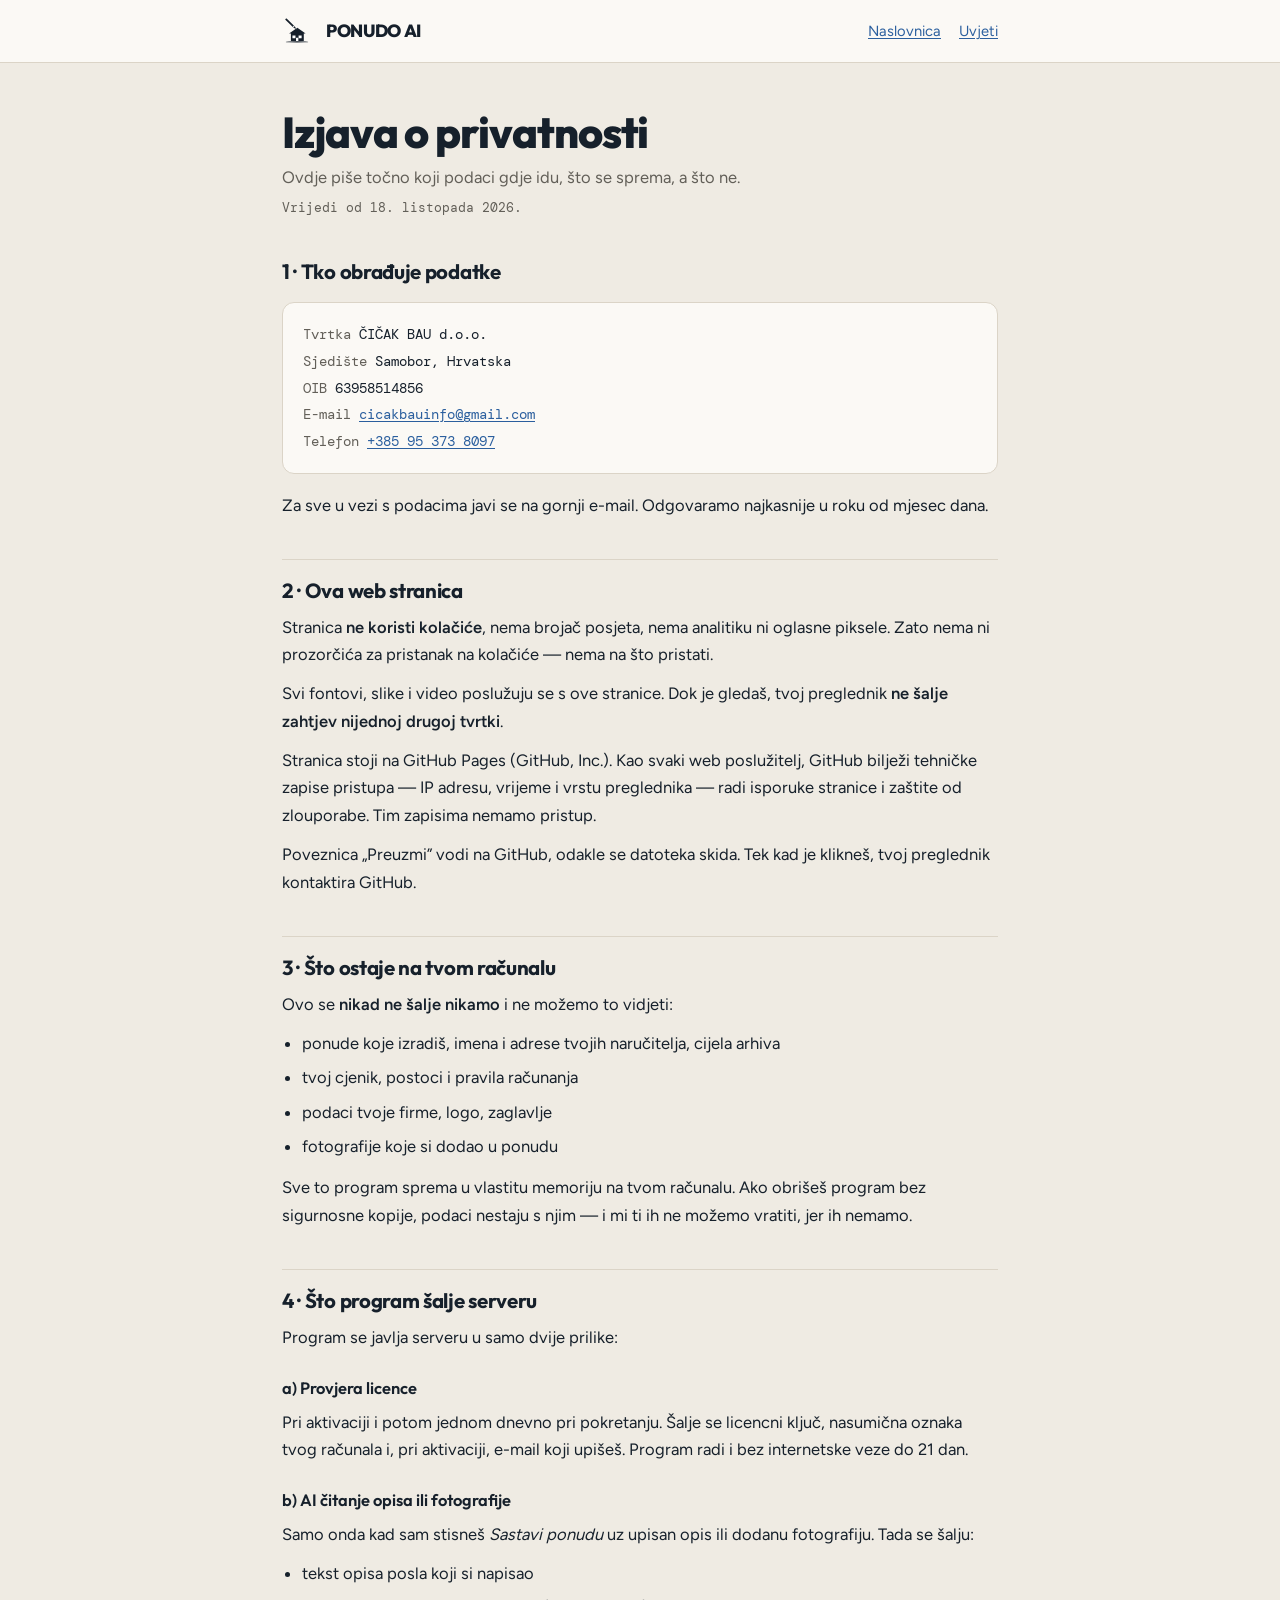
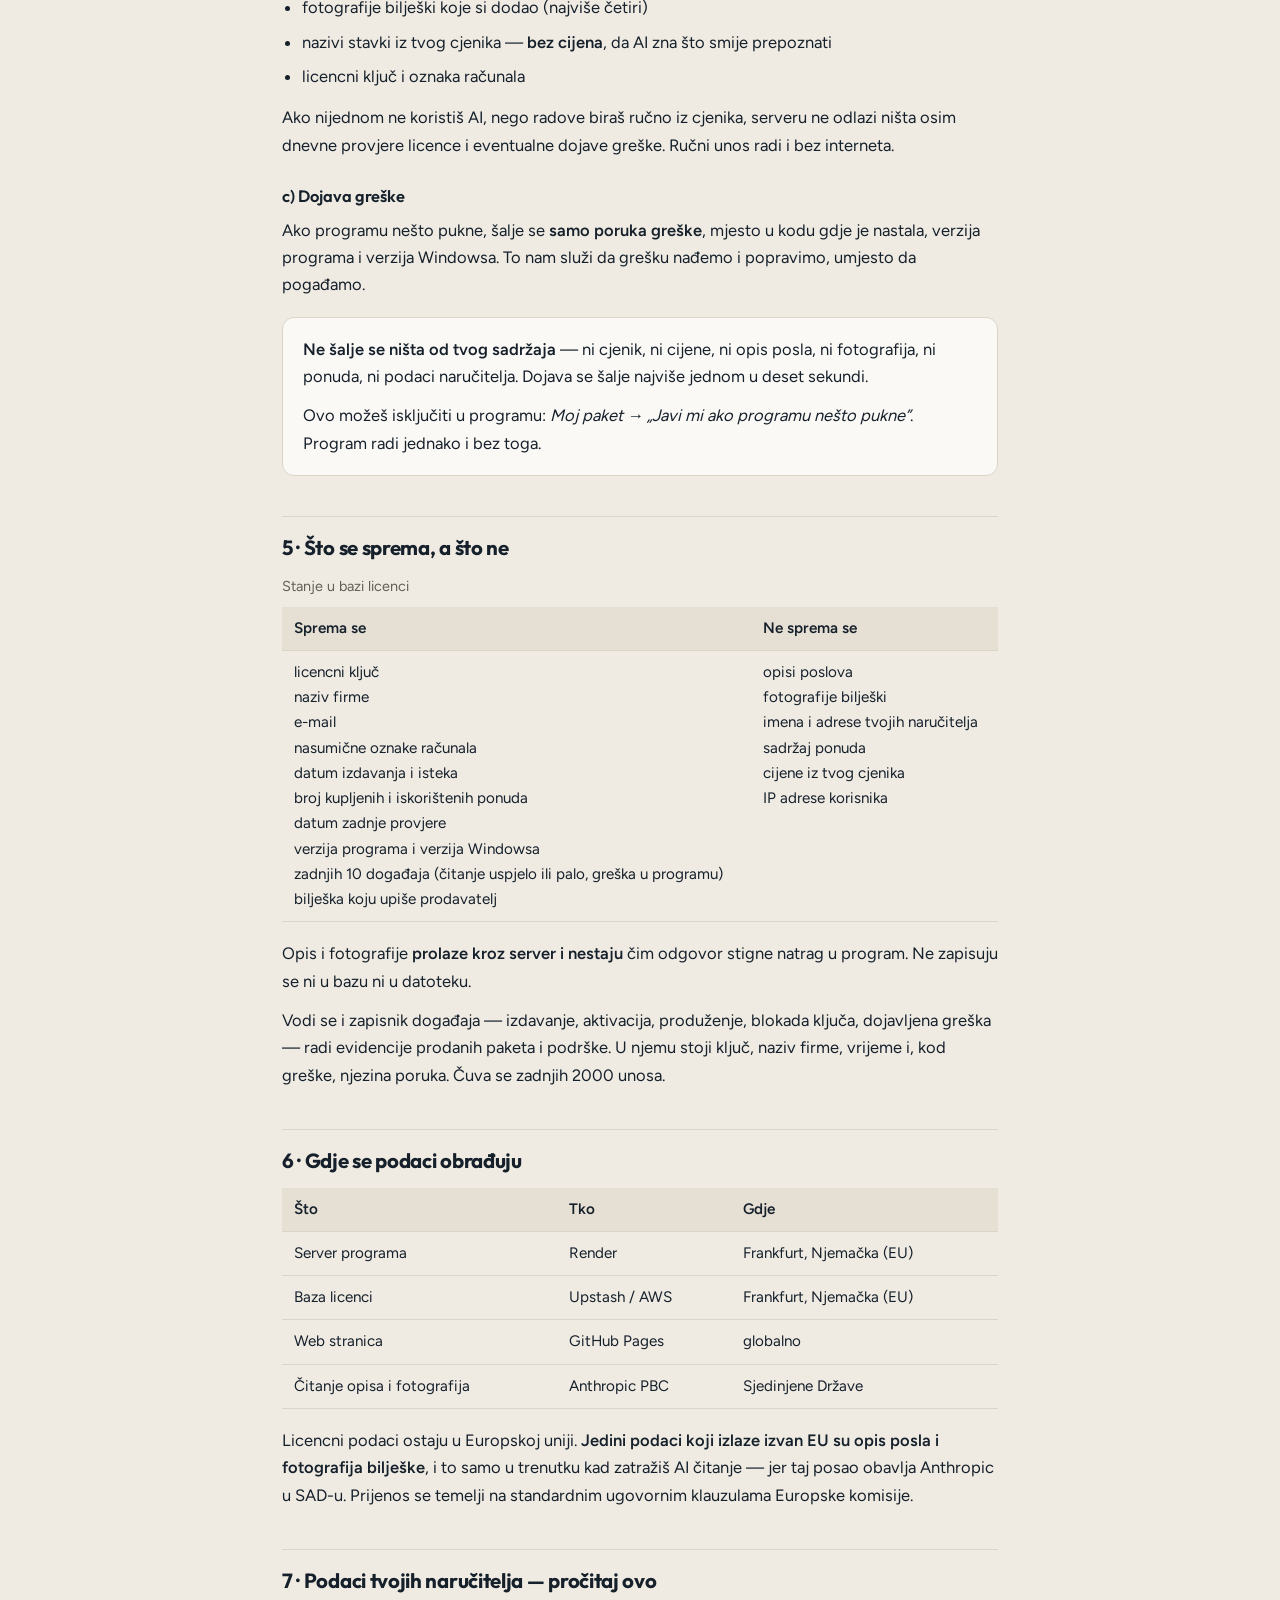
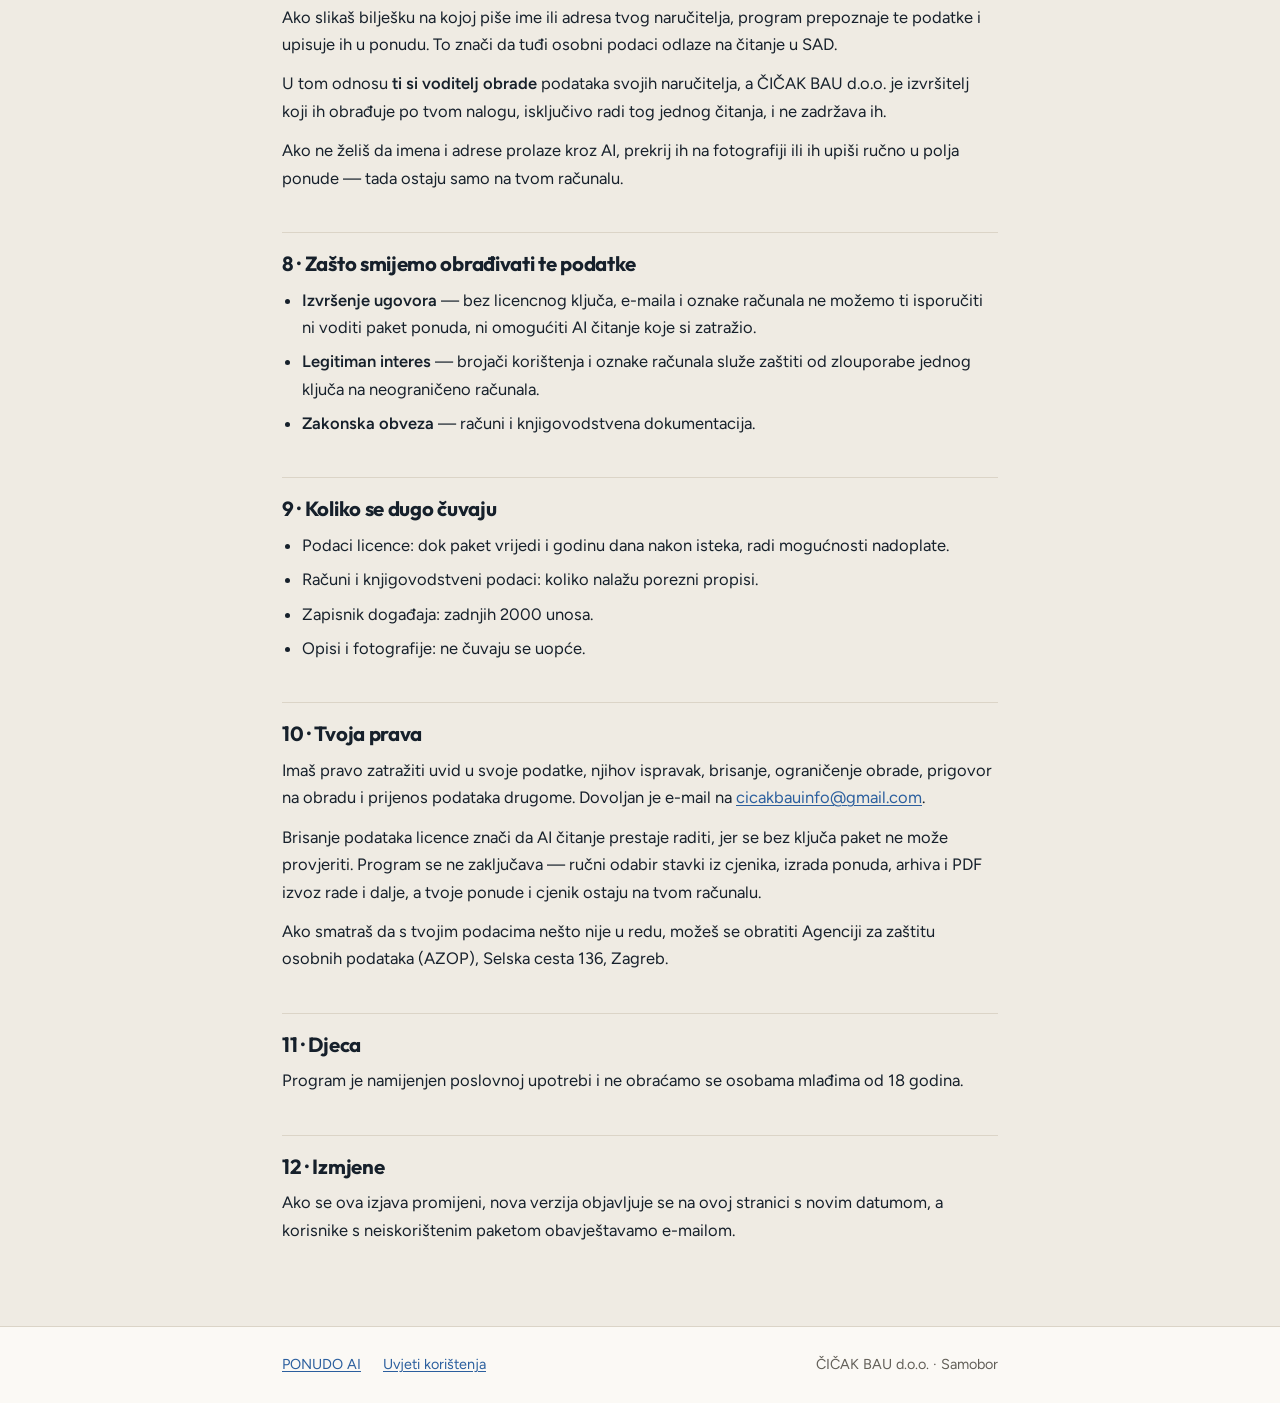
<file: privatnost.html>
<!doctype html>
<html lang="hr">
<head>
<meta charset="utf-8">
<meta name="viewport" content="width=device-width, initial-scale=1">
<title>Izjava o privatnosti · PONUDO AI</title>
<meta name="description" content="Koje podatke PONUDO AI prikuplja, što se sprema, gdje se obrađuje i koja su tvoja prava.">
<meta name="robots" content="index, follow">
<link rel="icon" href="znak.svg">
<link rel="stylesheet" href="fontovi.css">
<link rel="stylesheet" href="pravno.css">
</head>
<body>

<header class="vrh">
  <div class="wrap">
    <img src="znak.svg" alt="">
    <span class="ime">PONUDO AI</span>
    <nav>
      <a href="./">Naslovnica</a>
      <a href="uvjeti.html">Uvjeti</a>
    </nav>
  </div>
</header>

<main class="wrap">

<h1>Izjava o privatnosti</h1>
<p class="uvod">Ovdje piše točno koji podaci gdje idu, što se sprema, a što ne.</p>
<p class="azur">Vrijedi od 18. listopada 2026.</p>

<h2>1 · Tko obrađuje podatke</h2>
<div class="okvir tvrtka">
  <span>Tvrtka</span> ČIČAK BAU d.o.o.<br>
  <span>Sjedište</span> Samobor, Hrvatska<br>
  <span>OIB</span> 63958514856<br>
  <span>E-mail</span> <a href="mailto:cicakbauinfo@gmail.com">cicakbauinfo@gmail.com</a><br>
  <span>Telefon</span> <a href="tel:+385953738097">+385 95 373 8097</a>
</div>
<p>Za sve u vezi s podacima javi se na gornji e-mail. Odgovaramo najkasnije u roku od mjesec dana.</p>

<h2>2 · Ova web stranica</h2>
<p>Stranica <strong>ne koristi kolačiće</strong>, nema brojač posjeta, nema analitiku ni oglasne piksele. Zato nema ni prozorčića za pristanak na kolačiće — nema na što pristati.</p>
<p>Svi fontovi, slike i video poslužuju se s ove stranice. Dok je gledaš, tvoj preglednik <strong>ne šalje zahtjev nijednoj drugoj tvrtki</strong>.</p>
<p>Stranica stoji na GitHub Pages (GitHub, Inc.). Kao svaki web poslužitelj, GitHub bilježi tehničke zapise pristupa — IP adresu, vrijeme i vrstu preglednika — radi isporuke stranice i zaštite od zlouporabe. Tim zapisima nemamo pristup.</p>
<p>Poveznica „Preuzmi” vodi na GitHub, odakle se datoteka skida. Tek kad je klikneš, tvoj preglednik kontaktira GitHub.</p>

<h2>3 · Što ostaje na tvom računalu</h2>
<p>Ovo se <strong>nikad ne šalje nikamo</strong> i ne možemo to vidjeti:</p>
<ul>
  <li>ponude koje izradiš, imena i adrese tvojih naručitelja, cijela arhiva</li>
  <li>tvoj cjenik, postoci i pravila računanja</li>
  <li>podaci tvoje firme, logo, zaglavlje</li>
  <li>fotografije koje si dodao u ponudu</li>
</ul>
<p>Sve to program sprema u vlastitu memoriju na tvom računalu. Ako obrišeš program bez sigurnosne kopije, podaci nestaju s njim — i mi ti ih ne možemo vratiti, jer ih nemamo.</p>

<h2>4 · Što program šalje serveru</h2>
<p>Program se javlja serveru u samo dvije prilike:</p>

<h3>a) Provjera licence</h3>
<p>Pri aktivaciji i potom jednom dnevno pri pokretanju. Šalje se licencni ključ, nasumična oznaka tvog računala i, pri aktivaciji, e-mail koji upišeš. Program radi i bez internetske veze do 21 dan.</p>

<h3>b) AI čitanje opisa ili fotografije</h3>
<p>Samo onda kad sam stisneš <em>Sastavi ponudu</em> uz upisan opis ili dodanu fotografiju. Tada se šalju:</p>
<ul>
  <li>tekst opisa posla koji si napisao</li>
  <li>fotografije bilješki koje si dodao (najviše četiri)</li>
  <li>nazivi stavki iz tvog cjenika — <strong>bez cijena</strong>, da AI zna što smije prepoznati</li>
  <li>licencni ključ i oznaka računala</li>
</ul>
<p>Ako nijednom ne koristiš AI, nego radove biraš ručno iz cjenika, serveru ne odlazi ništa osim dnevne provjere licence i eventualne dojave greške. Ručni unos radi i bez interneta.</p>

<h3>c) Dojava greške</h3>
<p>Ako programu nešto pukne, šalje se <strong>samo poruka greške</strong>, mjesto u kodu gdje je nastala, verzija programa i verzija Windowsa. To nam služi da grešku nađemo i popravimo, umjesto da pogađamo.</p>
<div class="okvir">
  <p><strong>Ne šalje se ništa od tvog sadržaja</strong> — ni cjenik, ni cijene, ni opis posla, ni fotografija, ni ponuda, ni podaci naručitelja. Dojava se šalje najviše jednom u deset sekundi.</p>
  <p>Ovo možeš isključiti u programu: <em>Moj paket → „Javi mi ako programu nešto pukne”</em>. Program radi jednako i bez toga.</p>
</div>

<h2>5 · Što se sprema, a što ne</h2>
<table>
  <caption>Stanje u bazi licenci</caption>
  <tr><th>Sprema se</th><th>Ne sprema se</th></tr>
  <tr>
    <td>
      licencni ključ<br>
      naziv firme<br>
      e-mail<br>
      nasumične oznake računala<br>
      datum izdavanja i isteka<br>
      broj kupljenih i iskorištenih ponuda<br>
      datum zadnje provjere<br>
      verzija programa i verzija Windowsa<br>
      zadnjih 10 događaja (čitanje uspjelo ili palo, greška u programu)<br>
      bilješka koju upiše prodavatelj
    </td>
    <td>
      opisi poslova<br>
      fotografije bilješki<br>
      imena i adrese tvojih naručitelja<br>
      sadržaj ponuda<br>
      cijene iz tvog cjenika<br>
      IP adrese korisnika
    </td>
  </tr>
</table>
<p>Opis i fotografije <strong>prolaze kroz server i nestaju</strong> čim odgovor stigne natrag u program. Ne zapisuju se ni u bazu ni u datoteku.</p>
<p>Vodi se i zapisnik događaja — izdavanje, aktivacija, produženje, blokada ključa, dojavljena greška — radi evidencije prodanih paketa i podrške. U njemu stoji ključ, naziv firme, vrijeme i, kod greške, njezina poruka. Čuva se zadnjih 2000 unosa.</p>

<h2>6 · Gdje se podaci obrađuju</h2>
<table>
  <tr><th>Što</th><th>Tko</th><th>Gdje</th></tr>
  <tr><td>Server programa</td><td>Render</td><td>Frankfurt, Njemačka (EU)</td></tr>
  <tr><td>Baza licenci</td><td>Upstash / AWS</td><td>Frankfurt, Njemačka (EU)</td></tr>
  <tr><td>Web stranica</td><td>GitHub Pages</td><td>globalno</td></tr>
  <tr><td>Čitanje opisa i fotografija</td><td>Anthropic PBC</td><td>Sjedinjene Države</td></tr>
</table>
<p>Licencni podaci ostaju u Europskoj uniji. <strong>Jedini podaci koji izlaze izvan EU su opis posla i fotografija bilješke</strong>, i to samo u trenutku kad zatražiš AI čitanje — jer taj posao obavlja Anthropic u SAD-u. Prijenos se temelji na standardnim ugovornim klauzulama Europske komisije.</p>

<h2>7 · Podaci tvojih naručitelja — pročitaj ovo</h2>
<p>Ako slikaš bilješku na kojoj piše ime ili adresa tvog naručitelja, program prepoznaje te podatke i upisuje ih u ponudu. To znači da tuđi osobni podaci odlaze na čitanje u SAD.</p>
<p>U tom odnosu <strong>ti si voditelj obrade</strong> podataka svojih naručitelja, a ČIČAK BAU d.o.o. je izvršitelj koji ih obrađuje po tvom nalogu, isključivo radi tog jednog čitanja, i ne zadržava ih.</p>
<p>Ako ne želiš da imena i adrese prolaze kroz AI, prekrij ih na fotografiji ili ih upiši ručno u polja ponude — tada ostaju samo na tvom računalu.</p>

<h2>8 · Zašto smijemo obrađivati te podatke</h2>
<ul>
  <li><strong>Izvršenje ugovora</strong> — bez licencnog ključa, e-maila i oznake računala ne možemo ti isporučiti ni voditi paket ponuda, ni omogućiti AI čitanje koje si zatražio.</li>
  <li><strong>Legitiman interes</strong> — brojači korištenja i oznake računala služe zaštiti od zlouporabe jednog ključa na neograničeno računala.</li>
  <li><strong>Zakonska obveza</strong> — računi i knjigovodstvena dokumentacija.</li>
</ul>

<h2>9 · Koliko se dugo čuvaju</h2>
<ul>
  <li>Podaci licence: dok paket vrijedi i godinu dana nakon isteka, radi mogućnosti nadoplate.</li>
  <li>Računi i knjigovodstveni podaci: koliko nalažu porezni propisi.</li>
  <li>Zapisnik događaja: zadnjih 2000 unosa.</li>
  <li>Opisi i fotografije: ne čuvaju se uopće.</li>
</ul>

<h2>10 · Tvoja prava</h2>
<p>Imaš pravo zatražiti uvid u svoje podatke, njihov ispravak, brisanje, ograničenje obrade, prigovor na obradu i prijenos podataka drugome. Dovoljan je e-mail na <a href="mailto:cicakbauinfo@gmail.com">cicakbauinfo@gmail.com</a>.</p>
<p>Brisanje podataka licence znači da AI čitanje prestaje raditi, jer se bez ključa paket ne može provjeriti. Program se ne zaključava — ručni odabir stavki iz cjenika, izrada ponuda, arhiva i PDF izvoz rade i dalje, a tvoje ponude i cjenik ostaju na tvom računalu.</p>
<p>Ako smatraš da s tvojim podacima nešto nije u redu, možeš se obratiti Agenciji za zaštitu osobnih podataka (AZOP), Selska cesta 136, Zagreb.</p>

<h2>11 · Djeca</h2>
<p>Program je namijenjen poslovnoj upotrebi i ne obraćamo se osobama mlađima od 18 godina.</p>

<h2>12 · Izmjene</h2>
<p>Ako se ova izjava promijeni, nova verzija objavljuje se na ovoj stranici s novim datumom, a korisnike s neiskorištenim paketom obavještavamo e-mailom.</p>

</main>

<footer>
  <div class="wrap">
    <a href="./">PONUDO AI</a>
    <a href="uvjeti.html">Uvjeti korištenja</a>
    <span class="razmak">ČIČAK BAU d.o.o. · Samobor</span>
  </div>
</footer>

</body>
</html>
</file>
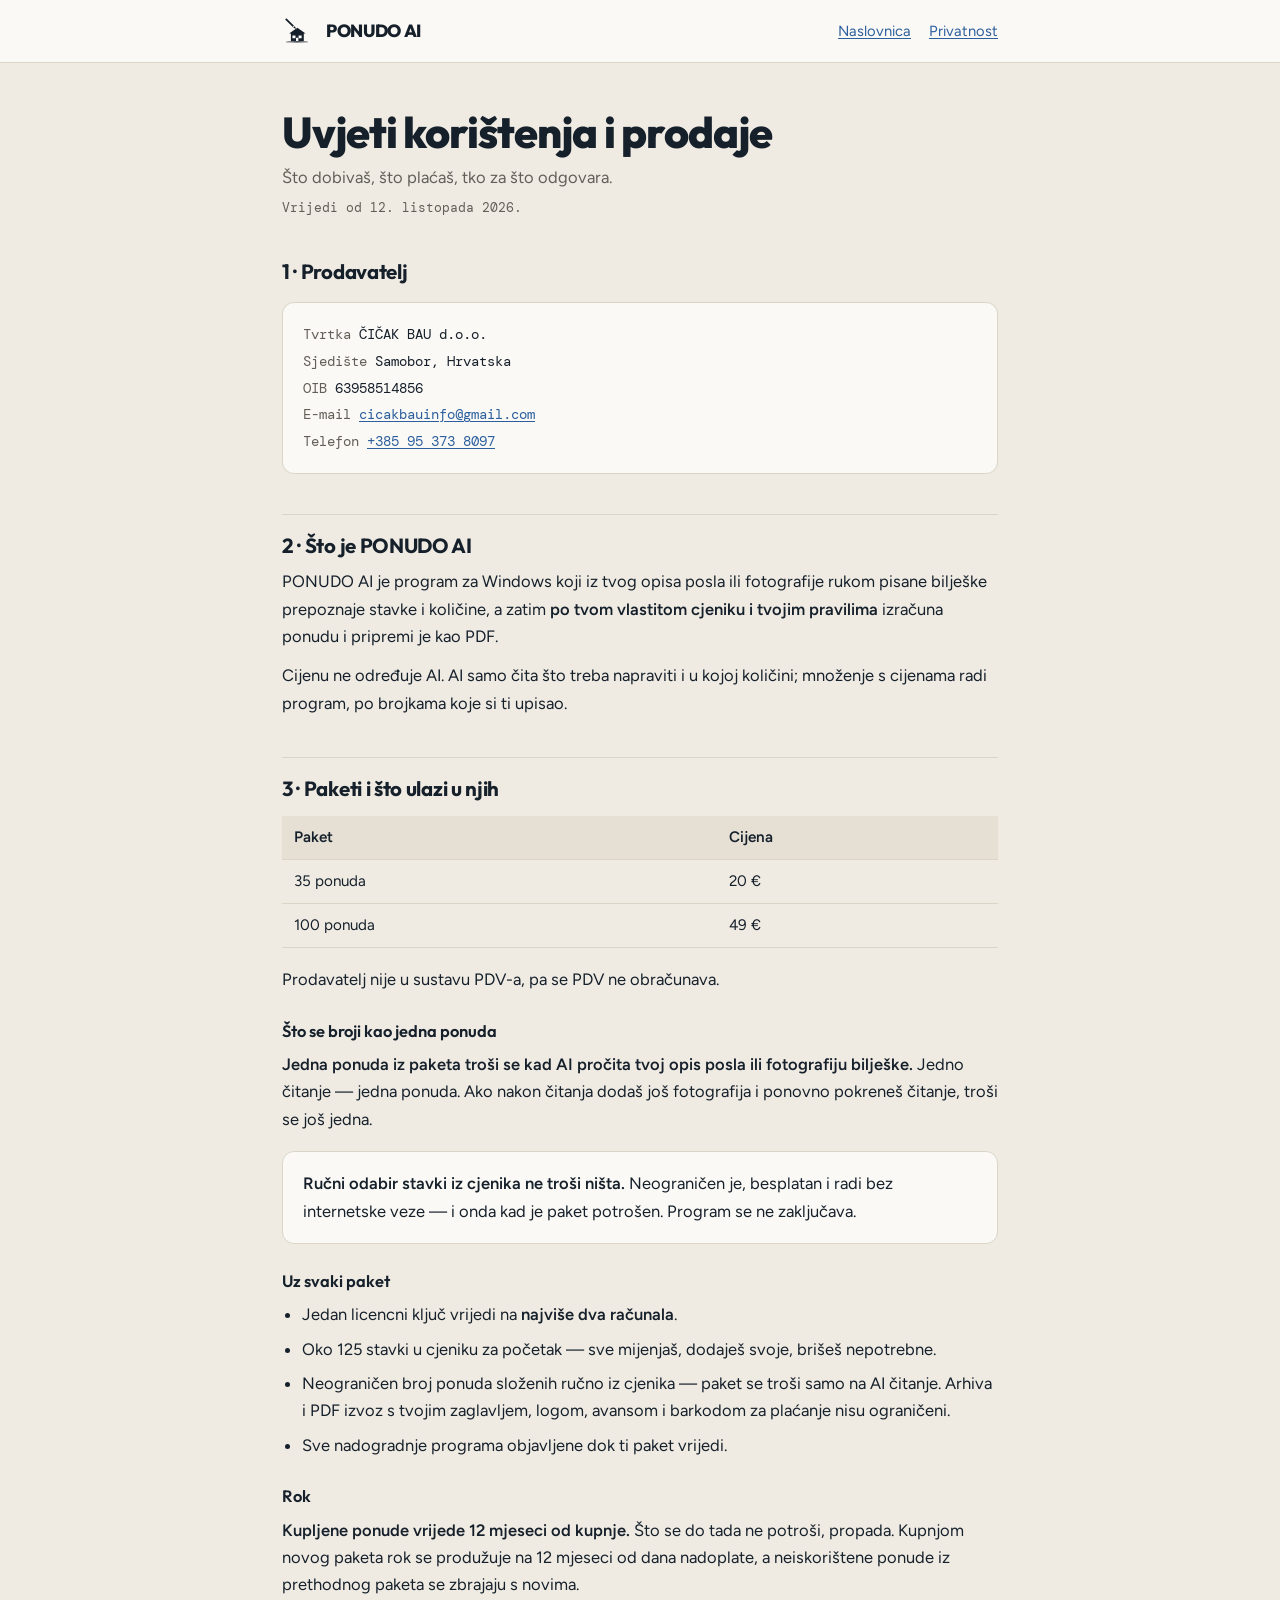
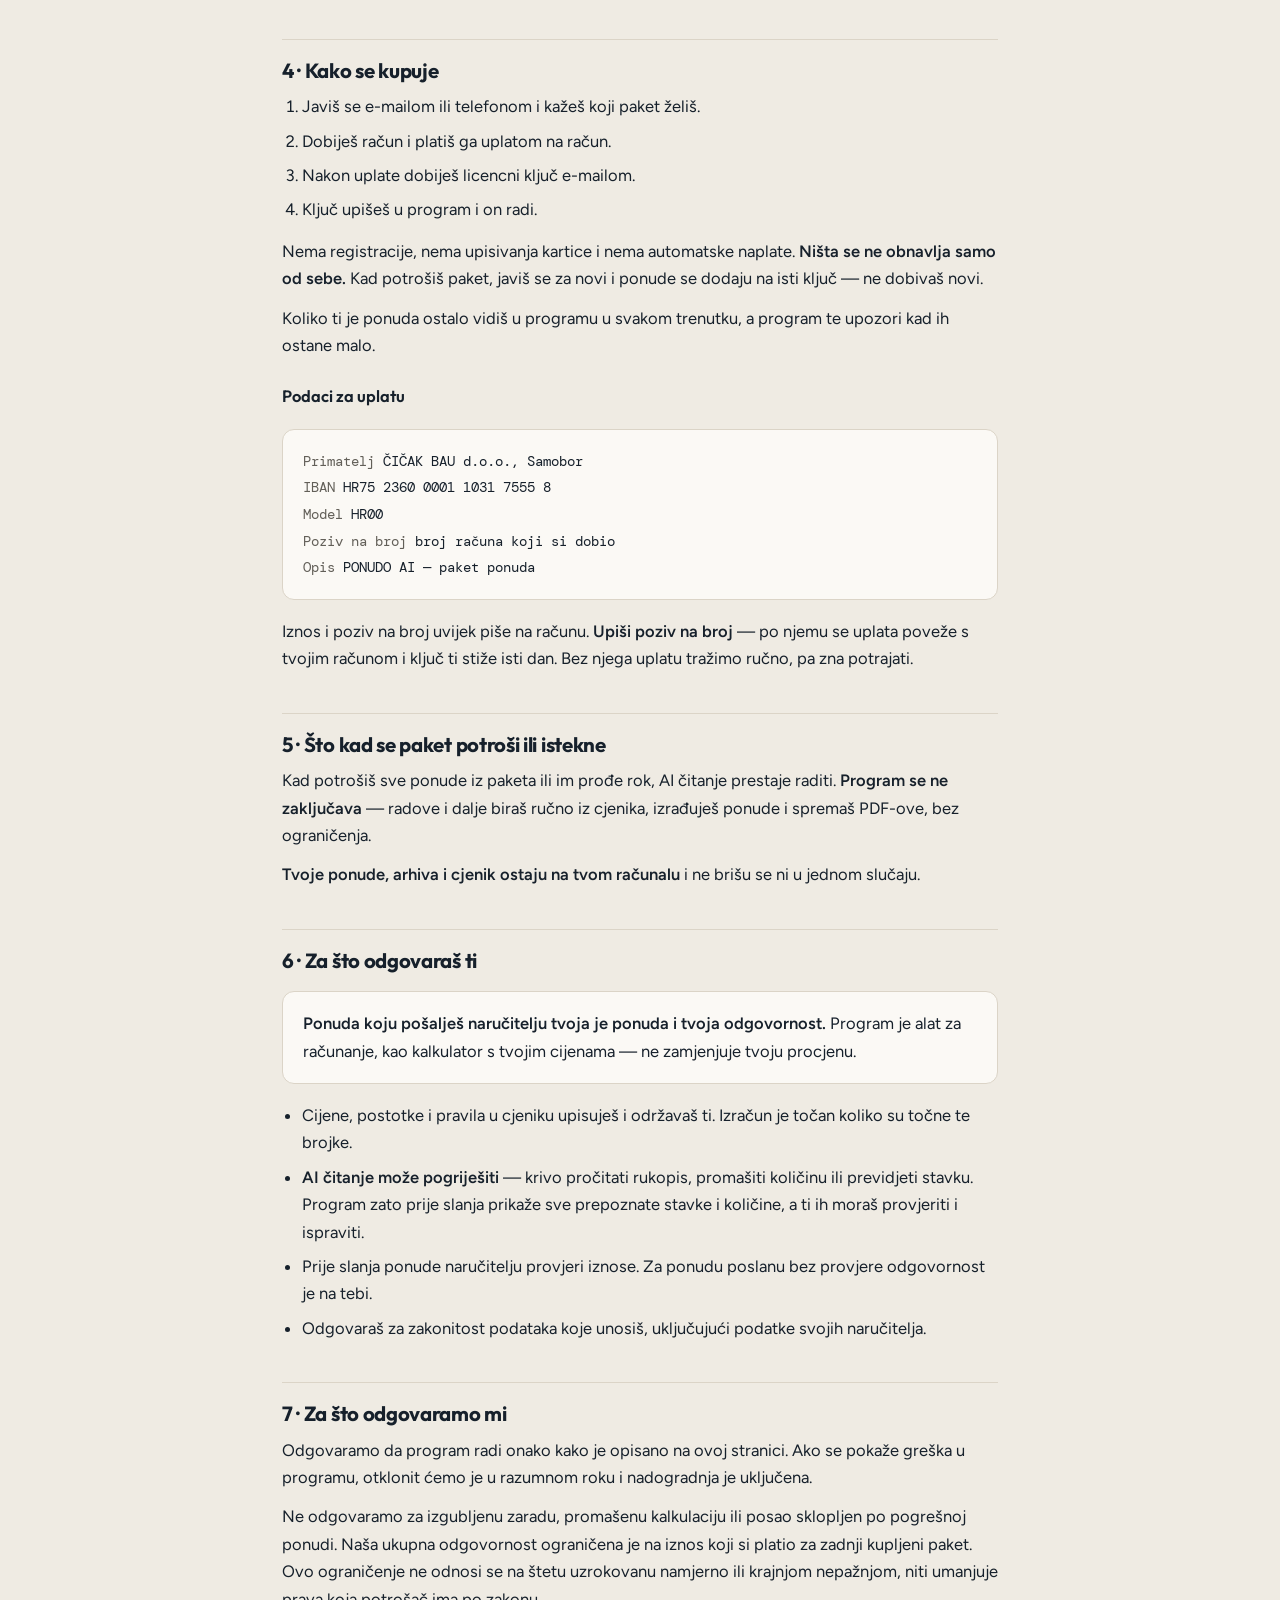
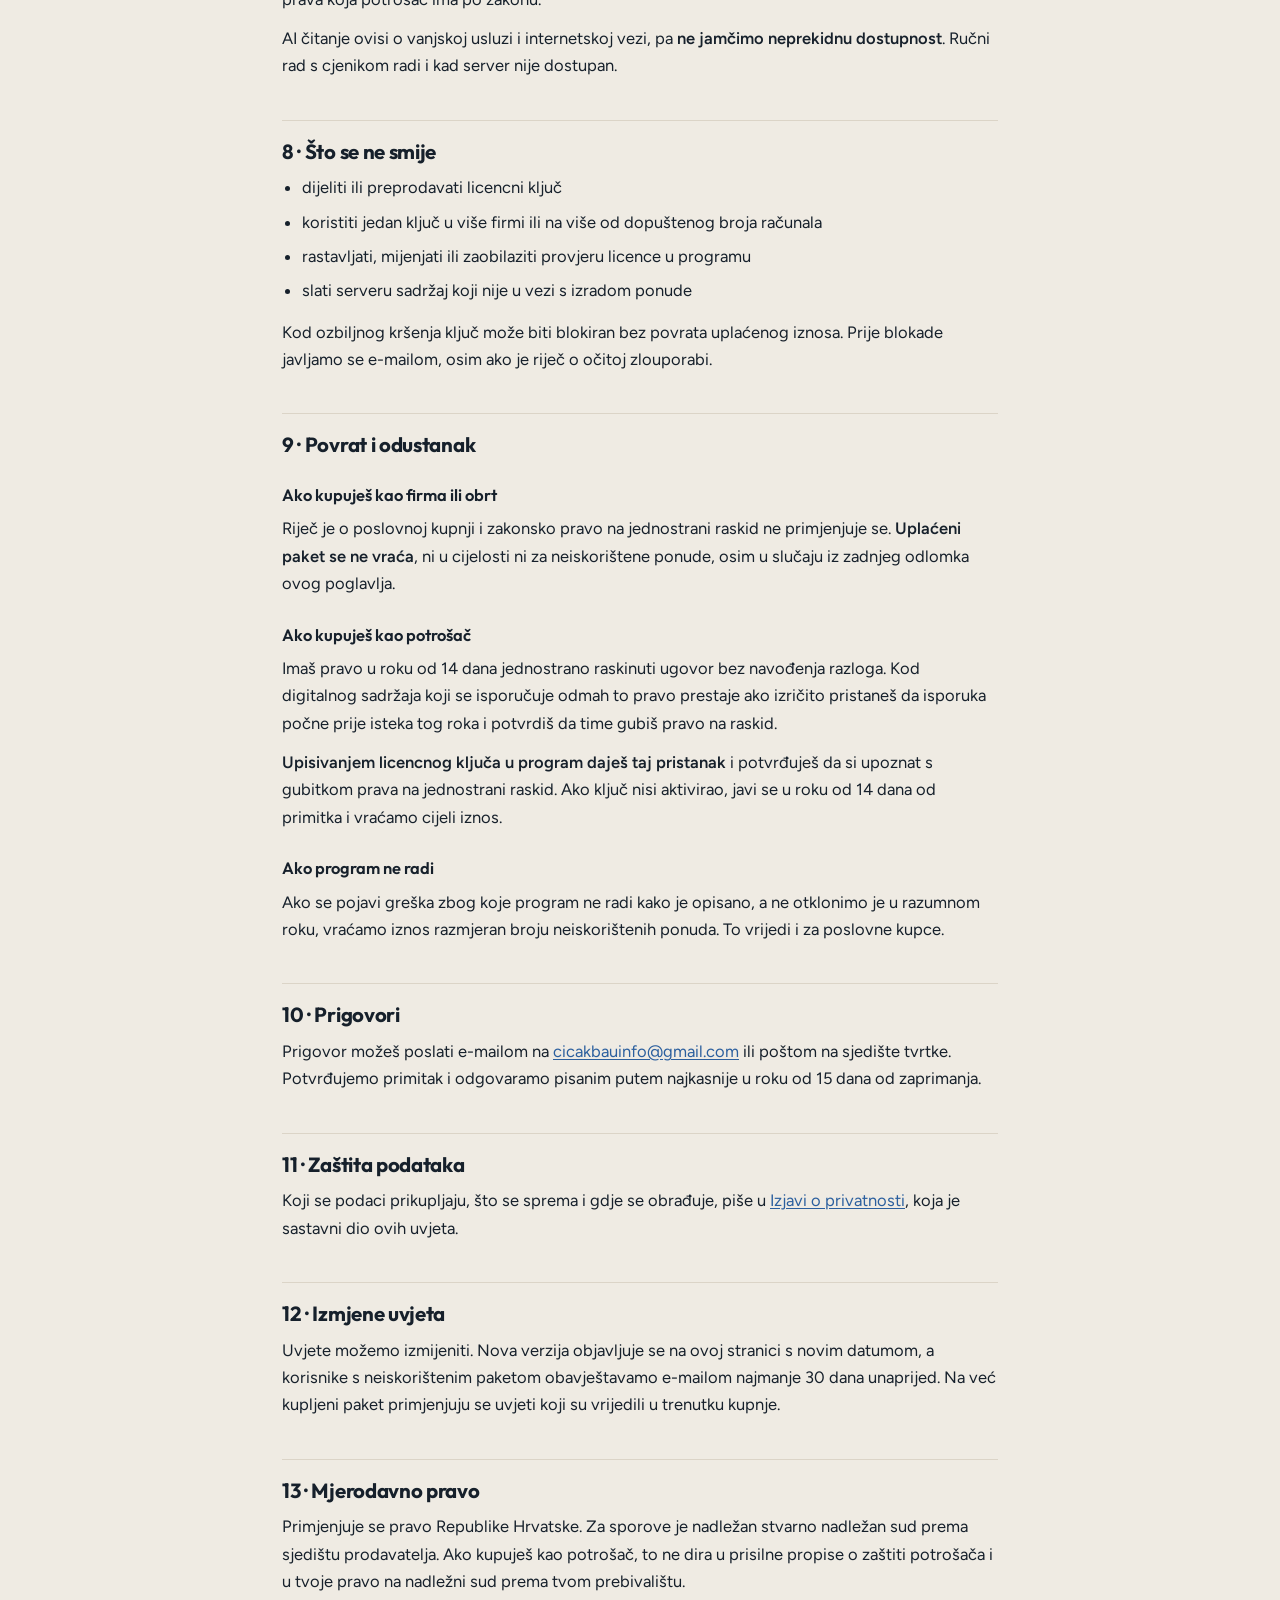
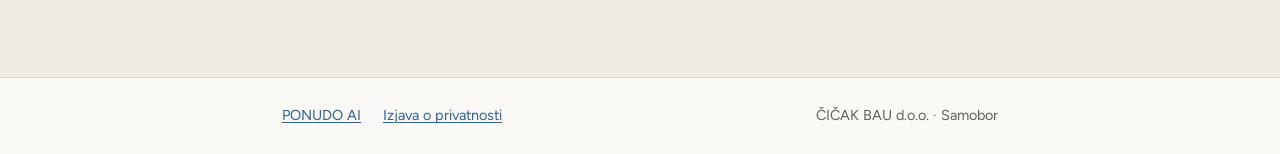
<file: uvjeti.html>
<!doctype html>
<html lang="hr">
<head>
<meta charset="utf-8">
<meta name="viewport" content="width=device-width, initial-scale=1">
<title>Uvjeti korištenja i prodaje · PONUDO AI</title>
<meta name="description" content="Uvjeti pod kojima se kupuje i koristi PONUDO AI: licenca, cijena, trajanje, odgovornost i pravila povrata.">
<meta name="robots" content="index, follow">
<link rel="icon" href="znak.svg">
<link rel="stylesheet" href="fontovi.css">
<link rel="stylesheet" href="pravno.css">
</head>
<body>

<header class="vrh">
  <div class="wrap">
    <img src="znak.svg" alt="">
    <span class="ime">PONUDO AI</span>
    <nav>
      <a href="./">Naslovnica</a>
      <a href="privatnost.html">Privatnost</a>
    </nav>
  </div>
</header>

<main class="wrap">

<h1>Uvjeti korištenja i prodaje</h1>
<p class="uvod">Što dobivaš, što plaćaš, tko za što odgovara.</p>
<p class="azur">Vrijedi od 12. listopada 2026.</p>

<h2>1 · Prodavatelj</h2>
<div class="okvir tvrtka">
  <span>Tvrtka</span> ČIČAK BAU d.o.o.<br>
  <span>Sjedište</span> Samobor, Hrvatska<br>
  <span>OIB</span> 63958514856<br>
  <span>E-mail</span> <a href="mailto:cicakbauinfo@gmail.com">cicakbauinfo@gmail.com</a><br>
  <span>Telefon</span> <a href="tel:+385953738097">+385 95 373 8097</a>
</div>

<h2>2 · Što je PONUDO AI</h2>
<p>PONUDO AI je program za Windows koji iz tvog opisa posla ili fotografije rukom pisane bilješke prepoznaje stavke i količine, a zatim <strong>po tvom vlastitom cjeniku i tvojim pravilima</strong> izračuna ponudu i pripremi je kao PDF.</p>
<p>Cijenu ne određuje AI. AI samo čita što treba napraviti i u kojoj količini; množenje s cijenama radi program, po brojkama koje si ti upisao.</p>

<h2>3 · Paketi i što ulazi u njih</h2>
<table>
  <tr><th>Paket</th><th>Cijena</th></tr>
  <tr><td>35 ponuda</td><td>20 €</td></tr>
  <tr><td>100 ponuda</td><td>49 €</td></tr>
</table>
<p>Prodavatelj nije u sustavu PDV-a, pa se PDV ne obračunava.</p>

<h3>Što se broji kao jedna ponuda</h3>
<p><strong>Jedna ponuda iz paketa troši se kad AI pročita tvoj opis posla ili fotografiju bilješke.</strong> Jedno čitanje — jedna ponuda. Ako nakon čitanja dodaš još fotografija i ponovno pokreneš čitanje, troši se još jedna.</p>
<div class="okvir">
  <p><strong>Ručni odabir stavki iz cjenika ne troši ništa.</strong> Neograničen je, besplatan i radi bez internetske veze — i onda kad je paket potrošen. Program se ne zaključava.</p>
</div>

<h3>Uz svaki paket</h3>
<ul>
  <li>Jedan licencni ključ vrijedi na <strong>najviše dva računala</strong>.</li>
  <li>Oko 125 stavki u cjeniku za početak — sve mijenjaš, dodaješ svoje, brišeš nepotrebne.</li>
  <li>Neograničen broj ponuda složenih ručno iz cjenika — paket se troši samo na AI čitanje. Arhiva i PDF izvoz s tvojim zaglavljem, logom, avansom i barkodom za plaćanje nisu ograničeni.</li>
  <li>Sve nadogradnje programa objavljene dok ti paket vrijedi.</li>
</ul>

<h3>Rok</h3>
<p><strong>Kupljene ponude vrijede 12 mjeseci od kupnje.</strong> Što se do tada ne potroši, propada. Kupnjom novog paketa rok se produžuje na 12 mjeseci od dana nadoplate, a neiskorištene ponude iz prethodnog paketa se zbrajaju s novima.</p>

<h2>4 · Kako se kupuje</h2>
<ol>
  <li>Javiš se e-mailom ili telefonom i kažeš koji paket želiš.</li>
  <li>Dobiješ račun i platiš ga uplatom na račun.</li>
  <li>Nakon uplate dobiješ licencni ključ e-mailom.</li>
  <li>Ključ upišeš u program i on radi.</li>
</ol>
<p>Nema registracije, nema upisivanja kartice i nema automatske naplate. <strong>Ništa se ne obnavlja samo od sebe.</strong> Kad potrošiš paket, javiš se za novi i ponude se dodaju na isti ključ — ne dobivaš novi.</p>
<p>Koliko ti je ponuda ostalo vidiš u programu u svakom trenutku, a program te upozori kad ih ostane malo.</p>

<h3>Podaci za uplatu</h3>
<div class="okvir tvrtka">
  <span>Primatelj</span> ČIČAK BAU d.o.o., Samobor<br>
  <span>IBAN</span> HR75 2360 0001 1031 7555 8<br>
  <span>Model</span> HR00<br>
  <span>Poziv na broj</span> broj računa koji si dobio<br>
  <span>Opis</span> PONUDO AI — paket ponuda
</div>
<p>Iznos i poziv na broj uvijek piše na računu. <strong>Upiši poziv na broj</strong> — po njemu se uplata poveže s tvojim računom i ključ ti stiže isti dan. Bez njega uplatu tražimo ručno, pa zna potrajati.</p>

<h2>5 · Što kad se paket potroši ili istekne</h2>
<p>Kad potrošiš sve ponude iz paketa ili im prođe rok, AI čitanje prestaje raditi. <strong>Program se ne zaključava</strong> — radove i dalje biraš ručno iz cjenika, izrađuješ ponude i spremaš PDF-ove, bez ograničenja.</p>
<p><strong>Tvoje ponude, arhiva i cjenik ostaju na tvom računalu</strong> i ne brišu se ni u jednom slučaju.</p>

<h2>6 · Za što odgovaraš ti</h2>
<div class="okvir">
  <p><strong>Ponuda koju pošalješ naručitelju tvoja je ponuda i tvoja odgovornost.</strong> Program je alat za računanje, kao kalkulator s tvojim cijenama — ne zamjenjuje tvoju procjenu.</p>
</div>
<ul>
  <li>Cijene, postotke i pravila u cjeniku upisuješ i održavaš ti. Izračun je točan koliko su točne te brojke.</li>
  <li><strong>AI čitanje može pogriješiti</strong> — krivo pročitati rukopis, promašiti količinu ili previdjeti stavku. Program zato prije slanja prikaže sve prepoznate stavke i količine, a ti ih moraš provjeriti i ispraviti.</li>
  <li>Prije slanja ponude naručitelju provjeri iznose. Za ponudu poslanu bez provjere odgovornost je na tebi.</li>
  <li>Odgovaraš za zakonitost podataka koje unosiš, uključujući podatke svojih naručitelja.</li>
</ul>

<h2>7 · Za što odgovaramo mi</h2>
<p>Odgovaramo da program radi onako kako je opisano na ovoj stranici. Ako se pokaže greška u programu, otklonit ćemo je u razumnom roku i nadogradnja je uključena.</p>
<p>Ne odgovaramo za izgubljenu zaradu, promašenu kalkulaciju ili posao sklopljen po pogrešnoj ponudi. Naša ukupna odgovornost ograničena je na iznos koji si platio za zadnji kupljeni paket. Ovo ograničenje ne odnosi se na štetu uzrokovanu namjerno ili krajnjom nepažnjom, niti umanjuje prava koja potrošač ima po zakonu.</p>
<p>AI čitanje ovisi o vanjskoj usluzi i internetskoj vezi, pa <strong>ne jamčimo neprekidnu dostupnost</strong>. Ručni rad s cjenikom radi i kad server nije dostupan.</p>

<h2>8 · Što se ne smije</h2>
<ul>
  <li>dijeliti ili preprodavati licencni ključ</li>
  <li>koristiti jedan ključ u više firmi ili na više od dopuštenog broja računala</li>
  <li>rastavljati, mijenjati ili zaobilaziti provjeru licence u programu</li>
  <li>slati serveru sadržaj koji nije u vezi s izradom ponude</li>
</ul>
<p>Kod ozbiljnog kršenja ključ može biti blokiran bez povrata uplaćenog iznosa. Prije blokade javljamo se e-mailom, osim ako je riječ o očitoj zlouporabi.</p>

<h2>9 · Povrat i odustanak</h2>

<h3>Ako kupuješ kao firma ili obrt</h3>
<p>Riječ je o poslovnoj kupnji i zakonsko pravo na jednostrani raskid ne primjenjuje se. <strong>Uplaćeni paket se ne vraća</strong>, ni u cijelosti ni za neiskorištene ponude, osim u slučaju iz zadnjeg odlomka ovog poglavlja.</p>

<h3>Ako kupuješ kao potrošač</h3>
<p>Imaš pravo u roku od 14 dana jednostrano raskinuti ugovor bez navođenja razloga. Kod digitalnog sadržaja koji se isporučuje odmah to pravo prestaje ako izričito pristaneš da isporuka počne prije isteka tog roka i potvrdiš da time gubiš pravo na raskid.</p>
<p><strong>Upisivanjem licencnog ključa u program daješ taj pristanak</strong> i potvrđuješ da si upoznat s gubitkom prava na jednostrani raskid. Ako ključ nisi aktivirao, javi se u roku od 14 dana od primitka i vraćamo cijeli iznos.</p>

<h3>Ako program ne radi</h3>
<p>Ako se pojavi greška zbog koje program ne radi kako je opisano, a ne otklonimo je u razumnom roku, vraćamo iznos razmjeran broju neiskorištenih ponuda. To vrijedi i za poslovne kupce.</p>

<h2>10 · Prigovori</h2>
<p>Prigovor možeš poslati e-mailom na <a href="mailto:cicakbauinfo@gmail.com">cicakbauinfo@gmail.com</a> ili poštom na sjedište tvrtke. Potvrđujemo primitak i odgovaramo pisanim putem najkasnije u roku od 15 dana od zaprimanja.</p>

<h2>11 · Zaštita podataka</h2>
<p>Koji se podaci prikupljaju, što se sprema i gdje se obrađuje, piše u <a href="privatnost.html">Izjavi o privatnosti</a>, koja je sastavni dio ovih uvjeta.</p>

<h2>12 · Izmjene uvjeta</h2>
<p>Uvjete možemo izmijeniti. Nova verzija objavljuje se na ovoj stranici s novim datumom, a korisnike s neiskorištenim paketom obavještavamo e-mailom najmanje 30 dana unaprijed. Na već kupljeni paket primjenjuju se uvjeti koji su vrijedili u trenutku kupnje.</p>

<h2>13 · Mjerodavno pravo</h2>
<p>Primjenjuje se pravo Republike Hrvatske. Za sporove je nadležan stvarno nadležan sud prema sjedištu prodavatelja. Ako kupuješ kao potrošač, to ne dira u prisilne propise o zaštiti potrošača i u tvoje pravo na nadležni sud prema tvom prebivalištu.</p>

</main>

<footer>
  <div class="wrap">
    <a href="./">PONUDO AI</a>
    <a href="privatnost.html">Izjava o privatnosti</a>
    <span class="razmak">ČIČAK BAU d.o.o. · Samobor</span>
  </div>
</footer>

</body>
</html>
</file>
<file: animacija.css>
/* ───────────────────────────────────────────────────────────────
   Od papira do ponude — animacija u vrhu stranice.
   Ujedno su i upute: poslije slikanja vidi se pravi program,
   gdje se stisne „Pročitaj i dodaj radove" pa „Sastavi ponudu".
   Bez skripte i bez vanjskih datoteka. Ciklus traje 22 s:
     0–21 %   pišeš bilješku na gradilištu
    21–34 %   slikaš je mobitelom
    34–47 %   slika ulazi u program
    47–75 %   stisneš „Pročitaj i dodaj radove", AI izlista radove
    75–100 %  stisneš „Sastavi ponudu" — ponuda i iznos
   ─────────────────────────────────────────────────────────────── */

.prica{
  --t:22s;
  --papir:#F4EEE3;
  --crte:#C6D2E1;
  --grafit:#28313D;
  position:relative;
  aspect-ratio:16/9;
  container-type:inline-size;
  background:
    radial-gradient(120% 95% at 80% 10%, rgba(43,95,158,.07), transparent 62%),
    var(--surface-2);
  border:1px solid var(--line);
  border-radius:14px;
  overflow:hidden;
  box-shadow:var(--shadow);
}
.prica *{box-sizing:border-box}

/* ═══ 1 · bilješka ═══ */
.papir,.foto{
  position:absolute; left:28%; top:5%; width:44%; height:84%;
  background:var(--papir);
  border-radius:3px 11px 3px 3px;
  box-shadow:0 1px 1px rgba(22,32,43,.10), 0 16px 28px -18px rgba(22,32,43,.55);
}
.papir{ transform:rotate(-2.2deg); transform-origin:50% 55%;
        animation:papirPut var(--t) linear infinite }
.papir::after{
  content:''; position:absolute; right:0; top:0; width:7%; aspect-ratio:1;
  background:linear-gradient(225deg, var(--surface-2) 0 50%, rgba(22,32,43,.16) 50% 52%, var(--papir) 52%);
  border-top-right-radius:11px;
}
@keyframes papirPut{
  0%,21%  { opacity:1; transform:rotate(-2.2deg) translate(0,0) scale(1) }
  26%     { opacity:1; transform:rotate(-1deg) translate(0,1.6cqw) scale(.74) }
  31.5%   { opacity:1; transform:rotate(-1deg) translate(0,1.6cqw) scale(.74) }
  32.5%   { opacity:0; transform:rotate(-1deg) translate(0,1.6cqw) scale(.74) }
  100%    { opacity:0; transform:rotate(-2.2deg) translate(0,0) scale(1) }
}

.rukopis,.foto b,.slicica b{
  font-family:'Caveat',"Segoe Script",cursive; font-weight:500;
  color:var(--grafit); line-height:1.62em;
}
.rukopis{
  position:absolute; inset:9% 8% 7% 9%;
  font-size:3.45cqw;
  background:repeating-linear-gradient(to bottom,
      transparent 0 calc(1.62em - 1px), var(--crte) calc(1.62em - 1px) 1.62em);
  background-position:0 .34em;
}
.rukopis span{ display:block; white-space:nowrap; clip-path:inset(0 100% 0 0) }
.rukopis .mali{ font-size:.86em; opacity:.8 }
.rukopis span:nth-child(1){ animation:pisi var(--t) linear infinite  .0s }
.rukopis span:nth-child(2){ animation:pisi var(--t) linear infinite  .45s }
.rukopis span:nth-child(3){ animation:pisi var(--t) linear infinite  .90s }
.rukopis span:nth-child(4){ animation:pisi var(--t) linear infinite 1.35s }
.rukopis span:nth-child(5){ animation:pisi var(--t) linear infinite 1.80s }
.rukopis span:nth-child(6){ animation:pisi var(--t) linear infinite 2.25s }
.rukopis span:nth-child(7){ animation:pisi var(--t) linear infinite 2.70s }
@keyframes pisi{
  0%,2%{ clip-path:inset(0 100% 0 0) }
  6%   { clip-path:inset(0 0 0 0) }
  96%  { clip-path:inset(0 0 0 0) }
  99%  { clip-path:inset(0 100% 0 0) }
  100% { clip-path:inset(0 100% 0 0) }
}

/* ═══ 2 · mobitel ═══ */
.mobitel{
  position:absolute; left:32%; top:9%; width:36%; height:80%;
  border:1.5cqw solid var(--fg); border-radius:4cqw;
  background:rgba(22,32,43,.07);
  box-shadow:0 18px 34px -20px rgba(22,32,43,.7);
  opacity:0; animation:mobitelPut var(--t) cubic-bezier(.4,0,.2,1) infinite;
}
.mobitel::before{
  content:''; position:absolute; left:50%; top:1.1cqw; translate:-50% 0;
  width:22%; height:.75cqw; background:var(--fg); border-radius:1cqw; opacity:.55;
}
@keyframes mobitelPut{
  0%,20%{ opacity:0; transform:translateY(12%) scale(.96) }
  25%   { opacity:1; transform:translateY(0) scale(1) }
  33%   { opacity:1; transform:translateY(0) scale(1) }
  35%   { opacity:0; transform:translateY(-3%) scale(.99) }
  100%  { opacity:0 }
}
.traziloK{
  position:absolute; width:6cqw; height:6cqw; border:.8cqw solid var(--accent); opacity:0;
  animation:traziloPut var(--t) cubic-bezier(.3,0,.2,1) infinite;
}
.traziloK.gl{ left:7%;  top:8%;    border-right:0; border-bottom:0; border-radius:1.5cqw 0 0 0 }
.traziloK.gd{ right:7%; top:8%;    border-left:0;  border-bottom:0; border-radius:0 1.5cqw 0 0 }
.traziloK.dl{ left:7%;  bottom:8%; border-right:0; border-top:0;    border-radius:0 0 0 1.5cqw }
.traziloK.dd{ right:7%; bottom:8%; border-left:0;  border-top:0;    border-radius:0 0 1.5cqw 0 }
@keyframes traziloPut{
  0%,22%{ opacity:0; transform:scale(1.18) }
  26%   { opacity:1; transform:scale(1) }
  31%   { opacity:1; transform:scale(1) }
  32.5% { opacity:0; transform:scale(.97) }
  100%  { opacity:0 }
}
.bljesak{
  position:absolute; inset:0; background:#fff; opacity:0; pointer-events:none;
  animation:bljesakPut var(--t) linear infinite;
}
@keyframes bljesakPut{
  0%,31.6%{ opacity:0 } 32.3%{ opacity:.9 } 34.5%{ opacity:0 } 100%{ opacity:0 }
}

/* ═══ 3 · fotografija ulazi u program ═══ */
.foto{
  z-index:4;                      /* leti iznad prozora programa, ne iza njega */
  border:.55cqw solid #fff; border-radius:1.4cqw;
  box-shadow:0 12px 26px -14px rgba(22,32,43,.65);
  transform-origin:0 0; opacity:0; overflow:hidden;
  animation:fotoPut var(--t) cubic-bezier(.45,.05,.25,1) infinite;
}
.foto b{
  position:absolute; inset:7% 7% 0 8%;
  font-size:3.45cqw; font-weight:500; white-space:pre-line;
  background:repeating-linear-gradient(to bottom,
      transparent 0 calc(1.62em - 1px), var(--crte) calc(1.62em - 1px) 1.62em);
  background-position:0 .34em;
}
@keyframes fotoPut{
  0%,31.6%{ opacity:0; transform:translate(0,1.6cqw) scale(.74) rotate(-1deg) }
  32.5%   { opacity:1; transform:translate(0,1.6cqw) scale(.74) rotate(-1deg) }
  36%     { opacity:1; transform:translate(0,1.6cqw) scale(.74) rotate(-1deg) }
  45%     { opacity:1; transform:translate(-19.8cqw,21.9cqw) scale(.198) rotate(-2deg) }
  46.5%   { opacity:0; transform:translate(-19.8cqw,21.9cqw) scale(.198) rotate(-2deg) }
  100%    { opacity:0 }
}

/* ═══ prozor programa ═══ */
.program{
  position:absolute; left:4%; right:4%; top:5%; bottom:13%;
  display:flex; flex-direction:column;
  background:var(--surface); border:1px solid var(--line); border-radius:11px;
  box-shadow:0 2px 3px rgba(22,32,43,.06), 0 26px 46px -28px rgba(22,32,43,.6);
  overflow:hidden; opacity:0;
  animation:programPut var(--t) cubic-bezier(.3,0,.2,1) infinite;
}
@keyframes programPut{
  0%,34%{ opacity:0; transform:translateY(3%) scale(.99) }
  39%   { opacity:1; transform:translateY(0) scale(1) }
  96%   { opacity:1; transform:translateY(0) scale(1) }
  99%   { opacity:0 }
  100%  { opacity:0 }
}
.program .vrh{
  flex:none; padding:1.3cqw 2cqw;
  background:var(--fg); color:var(--bg);
  display:flex; align-items:center; gap:.9cqw;
}
.program .vrh i{ width:.95cqw; height:.95cqw; border-radius:50%; background:currentColor; opacity:.34; flex:none }
.program .vrh span{ font-family:var(--ff-display); font-weight:700; font-size:1.85cqw; letter-spacing:.02em; margin-left:.6cqw }

.stupci{ flex:1; min-height:0; display:grid; grid-template-columns:1.12fr 1fr; gap:1.8cqw; padding:1.8cqw 2cqw }

/* ── lijevo: brzi unos ── */
.unos{
  align-self:start;
  background:var(--accent-soft); border:1px solid var(--accent); border-radius:1cqw;
  padding:1.4cqw; display:flex; flex-direction:column; gap:1.1cqw;
}
.unos .nat{ font-family:var(--ff-body); font-weight:600; font-size:1.6cqw; color:var(--fg) }
.unos .polje{
  background:var(--surface); border:1px solid var(--line); border-radius:.7cqw;
  padding:1cqw; min-height:6.6cqw;
  font-family:var(--ff-body); font-size:1.4cqw; color:var(--fg-muted);
}
.slicice{ display:flex; align-items:center; gap:1cqw }
.slicice .okvir{
  width:9cqw; aspect-ratio:9/8; border:1px dashed var(--line-strong); border-radius:.6cqw;
  position:relative; flex:none;
}
.slicica{
  position:absolute; inset:0; background:var(--papir);
  border:1px solid #fff; border-radius:.5cqw; overflow:hidden; opacity:0;
  animation:slicicaPut var(--t) linear infinite;
}
.slicica b{
  position:absolute; inset:8% 6% 0 8%; display:block;
  font-size:1.05cqw; white-space:pre-line;
  background:repeating-linear-gradient(to bottom,
      transparent 0 calc(1.62em - 1px), var(--crte) calc(1.62em - 1px) 1.62em);
  background-position:0 .3em;
}
@keyframes slicicaPut{ 0%,44.5%{opacity:0} 46%{opacity:1} 96%{opacity:1} 99%{opacity:0} 100%{opacity:0} }
.slicice .uz{ font-family:var(--ff-body); font-size:1.3cqw; color:var(--fg-muted) }

.gumb{
  align-self:flex-start; border-radius:.8cqw; padding:1cqw 1.6cqw;
  font-family:var(--ff-body); font-weight:700; font-size:1.55cqw;
  border:1px solid var(--accent); background:var(--surface); color:var(--accent-2);
  white-space:nowrap;
}
.gumbAI{ animation:gumbAIPut var(--t) linear infinite }
@keyframes gumbAIPut{
  0%,50.5%{ background:var(--surface); color:var(--accent-2); transform:scale(1) }
  51.5%   { background:var(--accent); color:var(--accent-ink); transform:scale(.97) }
  54%     { background:var(--accent); color:var(--accent-ink); transform:scale(1) }
  70%     { background:var(--accent); color:var(--accent-ink) }
  72%     { background:var(--surface); color:var(--accent-2) }
  100%    { background:var(--surface); color:var(--accent-2) }
}
.citam{
  font-family:var(--ff-body); font-size:1.4cqw; color:var(--accent-2); font-weight:600;
  opacity:0; animation:citamPut var(--t) linear infinite;
}
@keyframes citamPut{ 0%,52%{opacity:0} 54%{opacity:1} 61%{opacity:1} 63%{opacity:0} 100%{opacity:0} }

/* ── desno: ponuda ── */
.panel{
  background:var(--surface); border:1px solid var(--line); border-radius:1cqw;
  padding:1.4cqw; display:flex; flex-direction:column; min-height:0;
  position:relative; overflow:hidden;
}
.panel .nat{
  font-family:var(--ff-display); font-weight:700; font-size:1.7cqw; letter-spacing:.03em;
  color:var(--fg); margin-bottom:.9cqw;
}
.prazno{
  position:absolute; left:1.4cqw; right:1.4cqw; top:42%;
  font-family:var(--ff-body); font-size:1.35cqw; color:var(--fg-muted); text-align:center;
  animation:praznoPut var(--t) steps(1,end) infinite;
}
@keyframes praznoPut{ 0%{opacity:1} 63%{opacity:1} 64%{opacity:0} 100%{opacity:0} }

.redak{
  display:flex; justify-content:space-between; align-items:baseline; gap:1cqw;
  font-family:var(--ff-body); font-size:1.5cqw; color:var(--fg);
  padding:.58cqw 0; border-bottom:1px solid var(--line);
  opacity:0; transform:translateX(1cqw);
  animation:redakPut var(--t) cubic-bezier(.2,.8,.3,1) infinite;
}
.redak em{ font-family:var(--ff-mono); font-style:normal; font-size:.9em; color:var(--fg-muted); flex:none }
.popis{ display:flex; flex-direction:column }
.popis .redak:nth-child(1){ animation-delay:14.1s }
.popis .redak:nth-child(2){ animation-delay:14.4s }
.popis .redak:nth-child(3){ animation-delay:14.7s }
.popis .redak:nth-child(4){ animation-delay:15.0s }
.popis .redak:nth-child(5){ animation-delay:15.3s }
@keyframes redakPut{
  0%  { opacity:0; transform:translateX(1cqw) }
  1.4%{ opacity:1; transform:translateX(0) }
  92% { opacity:1; transform:translateX(0) }
  96% { opacity:0 }
  100%{ opacity:0 }
}
.pravilo{
  align-self:flex-start; margin-top:.9cqw;
  background:var(--accent-soft); color:var(--accent-2);
  border-radius:.9cqw; padding:.45cqw 1cqw;
  font-family:var(--ff-body); font-weight:600; font-size:1.28cqw;
  opacity:0; animation:praviloPut var(--t) ease-out infinite 15.8s;
}
@keyframes praviloPut{
  0%{opacity:0; transform:translateY(.6cqw)} 1.8%{opacity:1; transform:translateY(0)}
  88%{opacity:1} 92%{opacity:0} 100%{opacity:0}
}
.dno{ margin-top:auto; position:relative; min-height:5.4cqw }
.gumbSastavi{
  position:absolute; left:0; right:0; bottom:0; text-align:center;
  background:var(--accent); color:var(--accent-ink); border:0;
  border-radius:.8cqw; padding:1.05cqw; font-family:var(--ff-body); font-weight:700; font-size:1.55cqw;
  opacity:0; animation:gumbSastaviPut var(--t) linear infinite;
}
@keyframes gumbSastaviPut{
  0%,64%{ opacity:0; transform:scale(1); background:var(--accent) }
  66%   { opacity:1; transform:scale(1) }
  77.5% { opacity:1; transform:scale(1) }
  78.5% { opacity:1; transform:scale(.97); background:var(--accent-2) }
  80%   { opacity:1; transform:scale(1);  background:var(--accent-2) }
  82%   { opacity:0 }
  100%  { opacity:0 }
}
.zbroj{
  position:absolute; left:0; right:0; bottom:0; display:flex; justify-content:space-between; align-items:baseline;
  border-top:2px solid var(--fg); padding-top:1cqw;
  opacity:0; animation:zbrojPut var(--t) cubic-bezier(.2,.8,.3,1) infinite;
}
.zbroj b{ font-family:var(--ff-body); font-weight:600; font-size:1.55cqw; color:var(--fg-muted) }
.zbroj strong{ font-family:var(--ff-display); font-weight:800; font-size:3.3cqw; color:var(--fg); letter-spacing:-.025em }
@keyframes zbrojPut{
  0%,81%{ opacity:0; transform:translateY(.9cqw) }
  84%   { opacity:1; transform:translateY(0) }
  93%   { opacity:1 } 96%{ opacity:0 } 100%{ opacity:0 }
}

/* ── pokazivač miša ── */
.misa{
  position:absolute; left:0; top:0; width:2.6cqw; height:2.6cqw;
  opacity:0; pointer-events:none; z-index:5;
  animation:misaPut var(--t) cubic-bezier(.35,0,.25,1) infinite;
}
.misa svg{ width:100%; height:100%; display:block; filter:drop-shadow(0 1px 2px rgba(22,32,43,.45)) }
@keyframes misaPut{
  0%,46%{ opacity:0; transform:translate(40cqw,28cqw) scale(1) }
  48%   { opacity:1; transform:translate(40cqw,28cqw) scale(1) }
  51%   { opacity:1; transform:translate(17.2cqw,34.7cqw) scale(1) }
  52%   { opacity:1; transform:translate(17.2cqw,34.7cqw) scale(.88) }
  53.2% { opacity:1; transform:translate(17.2cqw,34.7cqw) scale(1) }
  64%   { opacity:1; transform:translate(17.2cqw,34.7cqw) scale(1) }
  77%   { opacity:1; transform:translate(73.6cqw,43.2cqw) scale(1) }
  78.5% { opacity:1; transform:translate(73.6cqw,43.2cqw) scale(.88) }
  80%   { opacity:1; transform:translate(73.6cqw,43.2cqw) scale(1) }
  83%   { opacity:0; transform:translate(73.6cqw,43.2cqw) scale(1) }
  100%  { opacity:0 }
}

/* ═══ traka koraka ═══ */
.koraci{
  position:absolute; left:0; right:0; bottom:0;
  display:grid; grid-template-columns:repeat(5,1fr);
  background:rgba(22,32,43,.05); border-top:1px solid var(--line);
  font-family:var(--ff-body); font-size:1.7cqw;
}
.koraci div{
  padding:1.25cqw .5cqw; text-align:center;
  color:var(--fg-muted); border-right:1px solid var(--line); position:relative;
}
.koraci div:last-child{ border-right:0 }
.koraci div::before{
  content:''; position:absolute; left:0; right:0; top:-1px; height:2px;
  background:var(--accent); transform:scaleX(0); transform-origin:left;
}
.koraci div:nth-child(1){ animation:korak1 var(--t) steps(1,end) infinite }
.koraci div:nth-child(2){ animation:korak2 var(--t) steps(1,end) infinite }
.koraci div:nth-child(3){ animation:korak3 var(--t) steps(1,end) infinite }
.koraci div:nth-child(4){ animation:korak4 var(--t) steps(1,end) infinite }
.koraci div:nth-child(5){ animation:korak5 var(--t) steps(1,end) infinite }
.koraci div:nth-child(1)::before{ animation:crta1 var(--t) linear infinite }
.koraci div:nth-child(2)::before{ animation:crta2 var(--t) linear infinite }
.koraci div:nth-child(3)::before{ animation:crta3 var(--t) linear infinite }
.koraci div:nth-child(4)::before{ animation:crta4 var(--t) linear infinite }
.koraci div:nth-child(5)::before{ animation:crta5 var(--t) linear infinite }
@keyframes korak1{ 0%{color:var(--fg);font-weight:600} 20.9%{color:var(--fg);font-weight:600} 21%{color:var(--fg-muted);font-weight:400} 100%{color:var(--fg-muted);font-weight:400} }
@keyframes korak2{ 0%{color:var(--fg-muted);font-weight:400} 21%{color:var(--fg);font-weight:600} 33.9%{color:var(--fg);font-weight:600} 34%{color:var(--fg-muted);font-weight:400} 100%{color:var(--fg-muted);font-weight:400} }
@keyframes korak3{ 0%{color:var(--fg-muted);font-weight:400} 34%{color:var(--fg);font-weight:600} 46.9%{color:var(--fg);font-weight:600} 47%{color:var(--fg-muted);font-weight:400} 100%{color:var(--fg-muted);font-weight:400} }
@keyframes korak4{ 0%{color:var(--fg-muted);font-weight:400} 47%{color:var(--fg);font-weight:600} 74.9%{color:var(--fg);font-weight:600} 75%{color:var(--fg-muted);font-weight:400} 100%{color:var(--fg-muted);font-weight:400} }
@keyframes korak5{ 0%{color:var(--fg-muted);font-weight:400} 75%{color:var(--fg);font-weight:600} 100%{color:var(--fg);font-weight:600} }
@keyframes crta1{ 0%{transform:scaleX(0)} 20.9%{transform:scaleX(1)} 21%{transform:scaleX(0)} 100%{transform:scaleX(0)} }
@keyframes crta2{ 0%,21%{transform:scaleX(0)} 33.9%{transform:scaleX(1)} 34%{transform:scaleX(0)} 100%{transform:scaleX(0)} }
@keyframes crta3{ 0%,34%{transform:scaleX(0)} 46.9%{transform:scaleX(1)} 47%{transform:scaleX(0)} 100%{transform:scaleX(0)} }
@keyframes crta4{ 0%,47%{transform:scaleX(0)} 74.9%{transform:scaleX(1)} 75%{transform:scaleX(0)} 100%{transform:scaleX(0)} }
@keyframes crta5{ 0%,75%{transform:scaleX(0)} 99%{transform:scaleX(1)} 100%{transform:scaleX(1)} }

/* ═══ uži ekrani: scena je viša, stupci se izmjenjuju, slova veća ═══ */
/* element ne može pitati sam sebe za širinu, pa visina ide preko širine prozora */
@media (max-width:604px){ .prica{ aspect-ratio:4/5 } }
@container (max-width:560px){

  .papir,.foto{ left:12%; top:4%; width:76%; height:72% }
  .rukopis{ font-size:6.2cqw }
  .foto b{ font-size:6.2cqw }
  .mobitel{ left:15%; top:6%; width:70%; height:76%; border-width:2.6cqw; border-radius:7cqw }
  .mobitel::before{ top:1.9cqw; height:1.3cqw }
  .traziloK{ width:10cqw; height:10cqw; border-width:1.4cqw }

  .program{ left:3%; right:3%; top:3%; bottom:11% }
  .program .vrh{ padding:2.2cqw 3.2cqw }
  .program .vrh i{ width:1.7cqw; height:1.7cqw }
  .program .vrh span{ font-size:3.4cqw }

  /* obje strane leže jedna preko druge pa se izmjenjuju */
  .stupci{ grid-template-columns:1fr; padding:3cqw }
  .unos,.panel{ grid-area:1/1 }
  .unos{ align-self:stretch; padding:2.6cqw; gap:2cqw; animation:unosMali var(--t) linear infinite }
  .unos .nat{ font-size:3.2cqw }
  .unos .polje{ font-size:2.9cqw; padding:2cqw; min-height:12cqw }
  .slicice .okvir{ width:17cqw }
  .slicica b{ font-size:2.1cqw }
  .slicice .uz{ font-size:2.6cqw }
  .gumb{ font-size:3.2cqw; padding:2cqw 3cqw; border-radius:1.6cqw }
  .citam{ font-size:2.9cqw }

  .panel{ padding:2.6cqw; animation:panelMali var(--t) linear infinite }
  .panel .nat{ font-size:3.4cqw; margin-bottom:1.8cqw }
  .prazno{ display:none }
  .redak{ font-size:3cqw; padding:1.2cqw 0 }
  .pravilo{ font-size:2.6cqw; padding:.9cqw 2cqw; border-radius:1.6cqw }
  .dno{ min-height:10cqw }
  .gumbSastavi{ font-size:3.2cqw; padding:2.1cqw; border-radius:1.6cqw }
  .zbroj b{ font-size:3cqw }
  .zbroj strong{ font-size:6.6cqw }

  /* fotografija slijeće u manji okvir na drugom mjestu */
  .foto{ animation:fotoPutMali var(--t) cubic-bezier(.45,.05,.25,1) infinite }

  /* traka koraka: jedna čitljiva rečenica koja se mijenja */
  .koraci{ display:block; position:absolute; height:9%; font-size:3.3cqw }
  .koraci div{
    position:absolute; inset:0; display:flex; align-items:center; justify-content:center;
    border-right:0; padding:0 2cqw; opacity:0; color:var(--fg); font-weight:600;
    animation-duration:var(--t); animation-iteration-count:infinite; animation-timing-function:steps(1,end);
  }
  .koraci div::before{ display:none }
  .koraci div:nth-child(1){ animation-name:vid1 }
  .koraci div:nth-child(2){ animation-name:vid2 }
  .koraci div:nth-child(3){ animation-name:vid3 }
  .koraci div:nth-child(4){ animation-name:vid4 }
  .koraci div:nth-child(5){ animation-name:vid5 }
  .misa{ display:none }
}
@keyframes unosMali{ 0%,70%{opacity:1} 73%{opacity:0} 100%{opacity:0} }
@keyframes panelMali{ 0%,70%{opacity:0} 73%{opacity:1} 96%{opacity:1} 99%{opacity:0} 100%{opacity:0} }
@keyframes fotoPutMali{
  0%,31.6%{ opacity:0; transform:translate(0,1.6cqw) scale(.74) rotate(-1deg) }
  32.5%   { opacity:1; transform:translate(0,1.6cqw) scale(.74) rotate(-1deg) }
  36%     { opacity:1; transform:translate(0,1.6cqw) scale(.74) rotate(-1deg) }
  45%     { opacity:1; transform:translate(-5.5cqw,30cqw) scale(.224) rotate(-2deg) }
  46.5%   { opacity:0; transform:translate(-5.5cqw,30cqw) scale(.224) rotate(-2deg) }
  100%    { opacity:0 }
}
@keyframes vid1{ 0%{opacity:1} 20.9%{opacity:1} 21%{opacity:0} 100%{opacity:0} }
@keyframes vid2{ 0%{opacity:0} 21%{opacity:1} 33.9%{opacity:1} 34%{opacity:0} 100%{opacity:0} }
@keyframes vid3{ 0%{opacity:0} 34%{opacity:1} 46.9%{opacity:1} 47%{opacity:0} 100%{opacity:0} }
@keyframes vid4{ 0%{opacity:0} 47%{opacity:1} 74.9%{opacity:1} 75%{opacity:0} 100%{opacity:0} }
@keyframes vid5{ 0%{opacity:0} 75%{opacity:1} 100%{opacity:1} }

/* ═══ bez gibanja ═══ */
@media (prefers-reduced-motion:reduce){
  .prica *{ animation:none !important }
  .papir,.mobitel,.traziloK,.bljesak,.foto,.misa,.citam,.prazno,.gumbSastavi{ display:none }
  .program{ opacity:1; transform:none }
  .slicica,.redak,.zbroj,.pravilo{ opacity:1; transform:none }
  .gumbAI{ background:var(--accent); color:var(--accent-ink) }
  .koraci div:last-child{ color:var(--fg); font-weight:600 }
  .koraci div:last-child::before{ transform:scaleX(1) }
}
</file>
<file: fontovi.css>
/* Fontovi se poslužuju s ove stranice — ništa se ne traži od Googlea ni bilo koga drugog. */
@font-face{font-family:'Figtree';font-style:normal;font-weight:400;font-display:swap;
src:url(figtree-latin-ext-400-normal.woff2) format('woff2');
unicode-range:U+0100-02BA,U+02BD-02C5,U+02C7-02CC,U+02CE-02D7,U+02DD-02FF,U+0304,U+0308,U+0329,U+1D00-1DBF,U+1E00-1E9F,U+1EF2-1EFF,U+2020,U+20A0-20AB,U+20AD-20C0,U+2113,U+2C60-2C7F,U+A720-A7FF}
@font-face{font-family:'Figtree';font-style:normal;font-weight:400;font-display:swap;
src:url(figtree-latin-400-normal.woff2) format('woff2');
unicode-range:U+0000-00FF,U+0131,U+0152-0153,U+02BB-02BC,U+02C6,U+02DA,U+02DC,U+0304,U+0308,U+0329,U+2000-206F,U+20AC,U+2122,U+2191,U+2193,U+2212,U+2215,U+FEFF,U+FFFD}
@font-face{font-family:'Figtree';font-style:normal;font-weight:500;font-display:swap;
src:url(figtree-latin-ext-500-normal.woff2) format('woff2');
unicode-range:U+0100-02BA,U+02BD-02C5,U+02C7-02CC,U+02CE-02D7,U+02DD-02FF,U+0304,U+0308,U+0329,U+1D00-1DBF,U+1E00-1E9F,U+1EF2-1EFF,U+2020,U+20A0-20AB,U+20AD-20C0,U+2113,U+2C60-2C7F,U+A720-A7FF}
@font-face{font-family:'Figtree';font-style:normal;font-weight:500;font-display:swap;
src:url(figtree-latin-500-normal.woff2) format('woff2');
unicode-range:U+0000-00FF,U+0131,U+0152-0153,U+02BB-02BC,U+02C6,U+02DA,U+02DC,U+0304,U+0308,U+0329,U+2000-206F,U+20AC,U+2122,U+2191,U+2193,U+2212,U+2215,U+FEFF,U+FFFD}
@font-face{font-family:'Figtree';font-style:normal;font-weight:600;font-display:swap;
src:url(figtree-latin-ext-600-normal.woff2) format('woff2');
unicode-range:U+0100-02BA,U+02BD-02C5,U+02C7-02CC,U+02CE-02D7,U+02DD-02FF,U+0304,U+0308,U+0329,U+1D00-1DBF,U+1E00-1E9F,U+1EF2-1EFF,U+2020,U+20A0-20AB,U+20AD-20C0,U+2113,U+2C60-2C7F,U+A720-A7FF}
@font-face{font-family:'Figtree';font-style:normal;font-weight:600;font-display:swap;
src:url(figtree-latin-600-normal.woff2) format('woff2');
unicode-range:U+0000-00FF,U+0131,U+0152-0153,U+02BB-02BC,U+02C6,U+02DA,U+02DC,U+0304,U+0308,U+0329,U+2000-206F,U+20AC,U+2122,U+2191,U+2193,U+2212,U+2215,U+FEFF,U+FFFD}
@font-face{font-family:'Outfit';font-style:normal;font-weight:600;font-display:swap;
src:url(outfit-latin-ext-600-normal.woff2) format('woff2');
unicode-range:U+0100-02BA,U+02BD-02C5,U+02C7-02CC,U+02CE-02D7,U+02DD-02FF,U+0304,U+0308,U+0329,U+1D00-1DBF,U+1E00-1E9F,U+1EF2-1EFF,U+2020,U+20A0-20AB,U+20AD-20C0,U+2113,U+2C60-2C7F,U+A720-A7FF}
@font-face{font-family:'Outfit';font-style:normal;font-weight:600;font-display:swap;
src:url(outfit-latin-600-normal.woff2) format('woff2');
unicode-range:U+0000-00FF,U+0131,U+0152-0153,U+02BB-02BC,U+02C6,U+02DA,U+02DC,U+0304,U+0308,U+0329,U+2000-206F,U+20AC,U+2122,U+2191,U+2193,U+2212,U+2215,U+FEFF,U+FFFD}
@font-face{font-family:'Outfit';font-style:normal;font-weight:700;font-display:swap;
src:url(outfit-latin-ext-700-normal.woff2) format('woff2');
unicode-range:U+0100-02BA,U+02BD-02C5,U+02C7-02CC,U+02CE-02D7,U+02DD-02FF,U+0304,U+0308,U+0329,U+1D00-1DBF,U+1E00-1E9F,U+1EF2-1EFF,U+2020,U+20A0-20AB,U+20AD-20C0,U+2113,U+2C60-2C7F,U+A720-A7FF}
@font-face{font-family:'Outfit';font-style:normal;font-weight:700;font-display:swap;
src:url(outfit-latin-700-normal.woff2) format('woff2');
unicode-range:U+0000-00FF,U+0131,U+0152-0153,U+02BB-02BC,U+02C6,U+02DA,U+02DC,U+0304,U+0308,U+0329,U+2000-206F,U+20AC,U+2122,U+2191,U+2193,U+2212,U+2215,U+FEFF,U+FFFD}
@font-face{font-family:'Outfit';font-style:normal;font-weight:800;font-display:swap;
src:url(outfit-latin-ext-800-normal.woff2) format('woff2');
unicode-range:U+0100-02BA,U+02BD-02C5,U+02C7-02CC,U+02CE-02D7,U+02DD-02FF,U+0304,U+0308,U+0329,U+1D00-1DBF,U+1E00-1E9F,U+1EF2-1EFF,U+2020,U+20A0-20AB,U+20AD-20C0,U+2113,U+2C60-2C7F,U+A720-A7FF}
@font-face{font-family:'Outfit';font-style:normal;font-weight:800;font-display:swap;
src:url(outfit-latin-800-normal.woff2) format('woff2');
unicode-range:U+0000-00FF,U+0131,U+0152-0153,U+02BB-02BC,U+02C6,U+02DA,U+02DC,U+0304,U+0308,U+0329,U+2000-206F,U+20AC,U+2122,U+2191,U+2193,U+2212,U+2215,U+FEFF,U+FFFD}
@font-face{font-family:'DM Mono';font-style:normal;font-weight:400;font-display:swap;
src:url(dm-mono-latin-ext-400-normal.woff2) format('woff2');
unicode-range:U+0100-02BA,U+02BD-02C5,U+02C7-02CC,U+02CE-02D7,U+02DD-02FF,U+0304,U+0308,U+0329,U+1D00-1DBF,U+1E00-1E9F,U+1EF2-1EFF,U+2020,U+20A0-20AB,U+20AD-20C0,U+2113,U+2C60-2C7F,U+A720-A7FF}
@font-face{font-family:'DM Mono';font-style:normal;font-weight:400;font-display:swap;
src:url(dm-mono-latin-400-normal.woff2) format('woff2');
unicode-range:U+0000-00FF,U+0131,U+0152-0153,U+02BB-02BC,U+02C6,U+02DA,U+02DC,U+0304,U+0308,U+0329,U+2000-206F,U+20AC,U+2122,U+2191,U+2193,U+2212,U+2215,U+FEFF,U+FFFD}
@font-face{font-family:'DM Mono';font-style:normal;font-weight:500;font-display:swap;
src:url(dm-mono-latin-ext-500-normal.woff2) format('woff2');
unicode-range:U+0100-02BA,U+02BD-02C5,U+02C7-02CC,U+02CE-02D7,U+02DD-02FF,U+0304,U+0308,U+0329,U+1D00-1DBF,U+1E00-1E9F,U+1EF2-1EFF,U+2020,U+20A0-20AB,U+20AD-20C0,U+2113,U+2C60-2C7F,U+A720-A7FF}
@font-face{font-family:'DM Mono';font-style:normal;font-weight:500;font-display:swap;
src:url(dm-mono-latin-500-normal.woff2) format('woff2');
unicode-range:U+0000-00FF,U+0131,U+0152-0153,U+02BB-02BC,U+02C6,U+02DA,U+02DC,U+0304,U+0308,U+0329,U+2000-206F,U+20AC,U+2122,U+2191,U+2193,U+2212,U+2215,U+FEFF,U+FFFD}

/* Caveat — rukopis na bilješci s gradilišta */
@font-face{font-family:'Caveat';font-style:normal;font-weight:500;font-display:swap;
src:url(caveat-latin-ext-500-normal.woff2) format('woff2');
unicode-range:U+0100-02BA,U+02BD-02C5,U+02C7-02CC,U+02CE-02D7,U+02DD-02FF,U+0304,U+0308,U+0329,U+1D00-1DBF,U+1E00-1E9F,U+1EF2-1EFF,U+2020,U+20A0-20AB,U+20AD-20C0,U+2113,U+2C60-2C7F,U+A720-A7FF}
@font-face{font-family:'Caveat';font-style:normal;font-weight:500;font-display:swap;
src:url(caveat-latin-500-normal.woff2) format('woff2');
unicode-range:U+0000-00FF,U+0131,U+0152-0153,U+02BB-02BC,U+02C6,U+02DA,U+02DC,U+0304,U+0308,U+0329,U+2000-206F,U+20AC,U+2122,U+2191,U+2193,U+2212,U+2215,U+FEFF,U+FFFD}
</file>
<file: pravno.css>
/* Zajednički izgled pravnih stranica — ista paleta i fontovi kao naslovnica */
:root{
  --bg:#EFEBE3; --surface:#FBF9F5; --surface-2:#E5DFD4;
  --fg:#16202B; --fg-muted:#625F58;
  --line:#DBD4C7; --line-strong:#C2B9A8;
  --accent:#2B5F9E; --accent-2:#1E4876; --accent-ink:#FFFFFF; --accent-soft:#E3EAF4;
  --ff-display:"Outfit","Segoe UI",Arial,sans-serif;
  --ff-body:"Figtree","Segoe UI",Roboto,Arial,sans-serif;
  --ff-mono:"DM Mono",ui-monospace,"Courier New",monospace;
}
@media (prefers-color-scheme:dark){
  :root:not([data-theme="light"]){
    --bg:#121820; --surface:#1A222C; --surface-2:#222B36;
    --fg:#ECE8E0; --fg-muted:#9BA1A9;
    --line:#2C3641; --line-strong:#3F4B58;
    --accent:#74A8E6; --accent-2:#A9CBF2; --accent-ink:#0F1720; --accent-soft:#1C2A3A;
    color-scheme:dark;
  }
}
*{box-sizing:border-box}
html{scroll-behavior:smooth}
body{margin:0;background:var(--bg);color:var(--fg);font-family:var(--ff-body);
     font-size:16.5px;line-height:1.66;-webkit-font-smoothing:antialiased}
.wrap{max-width:760px;margin:0 auto;padding:0 22px}

header.vrh{border-bottom:1px solid var(--line);background:var(--surface)}
header.vrh .wrap{display:flex;align-items:center;gap:14px;padding-block:16px}
header.vrh img{width:30px;height:30px;display:block}
header.vrh .ime{font-family:var(--ff-display);font-weight:800;letter-spacing:-.02em;font-size:1.1rem}
header.vrh nav{margin-left:auto;display:flex;gap:18px;font-size:.92rem}

main.wrap{padding-block:46px 70px}
h1{font-family:var(--ff-display);font-weight:800;letter-spacing:-.025em;
   font-size:clamp(1.9rem,4.4vw,2.7rem);line-height:1.08;margin:0 0 8px}
.uvod{color:var(--fg-muted);margin:0 0 6px}
.azur{font-family:var(--ff-mono);font-size:.82rem;color:var(--fg-muted);margin:0 0 34px}
h2{font-family:var(--ff-display);font-weight:700;letter-spacing:-.015em;
   font-size:1.28rem;line-height:1.25;margin:40px 0 10px;padding-top:18px;border-top:1px solid var(--line)}
h2:first-of-type{border-top:0;padding-top:0}
h3{font-family:var(--ff-display);font-weight:600;font-size:1.03rem;margin:24px 0 6px}
p,li{margin:0 0 12px}
ul,ol{padding-left:20px;margin:0 0 14px}
li{margin-bottom:7px}
a{color:var(--accent);text-decoration-thickness:1px;text-underline-offset:2px}
a:hover{color:var(--accent-2)}
a:focus-visible,button:focus-visible{outline:2.5px solid var(--accent);outline-offset:3px;border-radius:3px}
strong{font-weight:600}

.okvir{background:var(--surface);border:1px solid var(--line);border-radius:12px;padding:18px 20px;margin:18px 0}
.okvir p:last-child,.okvir ul:last-child,.okvir li:last-child{margin-bottom:0}
.tvrtka{font-family:var(--ff-mono);font-size:.9rem;line-height:1.85}
.tvrtka span{color:var(--fg-muted)}

table{border-collapse:collapse;width:100%;margin:14px 0 18px;font-size:.95rem}
th,td{text-align:left;padding:9px 12px;border-bottom:1px solid var(--line);vertical-align:top}
th{font-weight:600;background:var(--surface-2)}
caption{text-align:left;color:var(--fg-muted);font-size:.9rem;padding-bottom:8px}

footer{border-top:1px solid var(--line);background:var(--surface);padding-block:26px;font-size:.9rem}
footer .wrap{display:flex;flex-wrap:wrap;gap:8px 22px;align-items:center}
footer .razmak{margin-left:auto;color:var(--fg-muted)}
@media (max-width:560px){ footer .razmak{margin-left:0;width:100%} }
</file>
